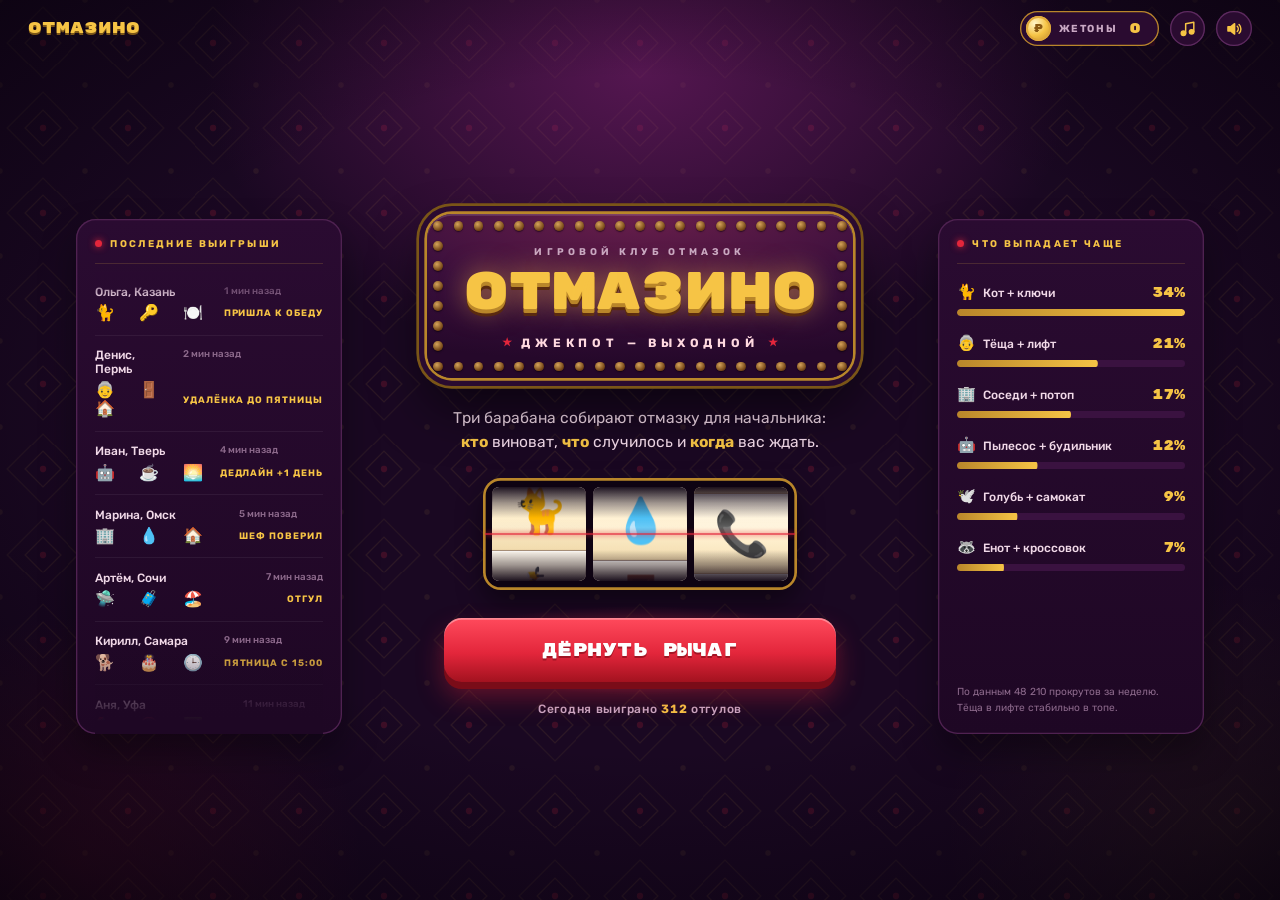
<file: index.html>
<!doctype html>
<html lang="ru">
<head>
<meta charset="utf-8">
<meta name="viewport" content="width=device-width, initial-scale=1, viewport-fit=cover">
<meta name="theme-color" content="#1A0822">
<title>Отмазино — автомат отмазок для начальника</title>
<link rel="preconnect" href="https://fonts.googleapis.com">
<link rel="preconnect" href="https://fonts.gstatic.com" crossorigin>
<link href="https://fonts.googleapis.com/css2?family=Rubik+Mono+One&family=Rubik:wght@400;500;700;900&display=swap&subset=cyrillic" rel="stylesheet" media="print" onload="this.media='all'">
<link rel="icon" href="data:image/svg+xml,%3Csvg xmlns=%27http://www.w3.org/2000/svg%27 viewBox=%270 0 32 32%27%3E%3Ccircle cx=%2716%27 cy=%2716%27 r=%2715%27 fill=%27%23F6C445%27 stroke=%27%23B9862A%27 stroke-width=%272%27/%3E%3Ctext x=%2716%27 y=%2722%27 font-size=%2716%27 font-family=%27Arial%27 font-weight=%27700%27 text-anchor=%27middle%27 fill=%27%237A5517%27%3E₽%3C/text%3E%3C/svg%3E">
<link rel="stylesheet" href="css/style.css">
</head>
<body>
<div class="bg" aria-hidden="true"></div>

<div class="shaker" id="shaker">
  <header class="nav">
    <button class="nav-logo" data-go="home" aria-label="На главную">ОТМАЗИНО</button>
    <div class="nav-right">
      <div class="tok-pill"><span class="coin-ico" aria-hidden="true">₽</span><span class="tok-label">ЖЕТОНЫ</span> <b id="navTok">0</b></div>
      <button class="snd" id="mus" aria-pressed="true" aria-label="Музыка">
        <svg class="on" viewBox="0 0 24 24" fill="none" stroke="currentColor" stroke-width="2" stroke-linecap="round" stroke-linejoin="round"><path d="M9 18V5l11-2v13"/><circle cx="6" cy="18" r="3" fill="currentColor"/><circle cx="17" cy="16" r="3" fill="currentColor"/></svg>
        <svg class="off" viewBox="0 0 24 24" fill="none" stroke="currentColor" stroke-width="2" stroke-linecap="round" stroke-linejoin="round"><path d="M9 18V5l11-2v13"/><circle cx="6" cy="18" r="3" fill="currentColor"/><circle cx="17" cy="16" r="3" fill="currentColor"/><path d="M3 3l18 18"/></svg>
      </button>
      <button class="snd" id="snd" aria-pressed="true" aria-label="Звук">
        <svg class="on" viewBox="0 0 24 24" fill="none" stroke="currentColor" stroke-width="2" stroke-linecap="round" stroke-linejoin="round"><path d="M4 9v6h4l5 4V5L8 9H4z" fill="currentColor"/><path d="M16.5 8.5a5 5 0 0 1 0 7M19 6a8.5 8.5 0 0 1 0 12"/></svg>
        <svg class="off" viewBox="0 0 24 24" fill="none" stroke="currentColor" stroke-width="2" stroke-linecap="round" stroke-linejoin="round"><path d="M4 9v6h4l5 4V5L8 9H4z" fill="currentColor"/><path d="M17 9l5 6M22 9l-5 6"/></svg>
      </button>
    </div>
  </header>

  <main class="stage">

    <!-- ============ 1. ГЛАВНАЯ ============ -->
    <section class="screen home" data-screen="home">
      <aside class="side side-l rise" style="--i:3">
        <h3 class="side-h">Последние выигрыши</h3>
        <div class="ticker"><ul id="winFeed"></ul></div>
      </aside>
      <aside class="side side-r rise" style="--i:4">
        <h3 class="side-h">Что выпадает чаще</h3>
        <ul class="odds" id="odds"></ul>
        <p class="side-note">По данным 48&nbsp;210 прокрутов за&nbsp;неделю. Тёща в&nbsp;лифте стабильно в&nbsp;топе.</p>
      </aside>

      <div class="col home-col">
        <div class="rise" style="--i:0">
          <div class="marquee">
            <div class="bulbs" data-bulbs="2.3"></div>
            <div class="eyebrow">игровой клуб отмазок</div>
            <h1 class="logo" aria-label="Отмазино"><span>ОТМ</span><span class="fl">А</span><span>ЗИНО</span></h1>
            <div class="tagline">Джекпот — выходной</div>
          </div>
        </div>
        <p class="pitch rise" style="--i:1">Три барабана собирают отмазку для начальника: <b>кто</b> виноват, <b>что</b> случилось и&nbsp;<b>когда</b> вас ждать.</p>
        <div class="rise" style="--i:2">
          <div class="mini">
            <div class="reel"></div><div class="reel"></div><div class="reel"></div>
            <div class="mini-line"></div>
          </div>
        </div>
        <div class="rise" style="--i:3"><button class="cta" id="ctaPull">Дёрнуть рычаг</button></div>
        <div class="won rise" style="--i:4">Сегодня выиграно <b id="wonCount">312</b> отгулов</div>
      </div>
      <div class="m-ticker rise" style="--i:5" aria-hidden="true"><span class="m-live">Выигрыши</span><div class="m-viewport"><div class="m-track" id="mTicker"></div></div></div>
    </section>

    <!-- ============ 2. ОПЛАТА ============ -->
    <section class="screen pay" data-screen="pay">
      <div class="col pay-col">
        <h2 class="h2 rise" style="--i:0">Купите жетоны</h2>
        <p class="sub rise" style="--i:1">Один жетон — один прокрут. Сдача выдаётся отгулами.</p>
        <div class="packs rise" style="--i:2">
          <button class="pack" data-n="1" data-price="49"><b>1 жетон</b><small>Разовое опоздание</small><span class="price">49&nbsp;₽</span></button>
          <button class="pack" data-n="5" data-price="149"><i class="hit">ХИТ</i><b>5 жетонов</b><small>Неделя прикрыта</small><span class="price">149&nbsp;₽</span></button>
          <button class="pack" data-n="99" data-price="499"><b>Безлимит</b><small>До пенсии</small><span class="price">499&nbsp;₽</span></button>
        </div>
        <div class="terminal rise" style="--i:3">
          <div class="card" aria-label="Тестовая карта">
            <div class="card-top"><span class="card-brand">ОТМАЗИНО CLUB</span><span class="chip"></span></div>
            <div class="card-num" id="cardNum"></div>
            <div class="card-row">
              <div class="grow"><small>Держатель</small><span id="cardName"></span></div>
              <div><small>Срок</small><span id="cardExp"></span></div>
              <div><small>CVC</small><span id="cardCvc"></span></div>
            </div>
          </div>
          <div class="acceptor">
            <div class="plate">
              <div class="coin-drop" id="coinDrop"></div>
              <div class="slit"></div>
              <small>Приём монет</small>
            </div>
            <div class="odo"><small>Жетоны</small><div class="odo-digits" id="odo"></div></div>
          </div>
        </div>
        <div class="rise" style="--i:4"><button class="cta pay-btn" id="payBtn">Оплатить 149 ₽</button></div>
        <p class="fine rise" style="--i:5">Демо-режим · карта тестовая · деньги не&nbsp;списываются</p>
      </div>
    </section>

    <!-- ============ 3. ГЕНЕРАТОР ============ -->
    <section class="screen game" data-screen="game">
      <aside class="side side-l rise" style="--i:3">
        <h3 class="side-h">Таблица выплат</h3>
        <ul class="pt" id="paytable"></ul>
        <p class="side-note">Выплаты производятся отгулами. Начальник вправе не&nbsp;поверить.</p>
      </aside>
      <aside class="side side-r rise" style="--i:4">
        <h3 class="side-h">Ваши выигрыши</h3>
        <ul class="hist" id="hist"><li class="hist-empty">Пока пусто. Тяните рычаг, и&nbsp;первая отмазка появится здесь.</li></ul>
      </aside>

      <div class="col game-col">
        <div class="sits rise" style="--i:0" id="sits" role="tablist" aria-label="Ситуация"></div>
        <div class="rise" style="--i:1">
          <div class="machine" id="machine">
            <div class="topper" id="topper">
              <div class="bulbs" data-bulbs="2.1"></div>
              <div class="t-text"><span class="t-logo">ОТМАЗИНО</span><span class="t-jack">ДЖЕКПОТ!</span></div>
            </div>
            <div class="cab">
              <div class="labels"><span>Кто</span><span>Что случилось</span><span>Итог</span></div>
              <div class="bezel">
                <div class="window" id="window">
                  <div class="reel"></div><div class="reel"></div><div class="reel"></div>
                  <div class="glass"></div>
                  <div class="payline"></div>
                </div>
              </div>
              <div class="front">
                <div class="led" id="ledBox"><small>ЖЕТОНЫ</small><b id="led">00</b></div>
                <div class="hint" id="hint">Тяните рычаг</div>
                <button class="spin-btn" id="spinBtn">Крутить</button>
              </div>
            </div>
            <div class="base"><div class="ticket-slit"></div></div>
            <div class="lever" id="lever">
              <div class="lever-hub"></div>
              <div class="lever-rod"></div>
              <div class="lever-pivot"></div>
              <div class="lever-knob" role="button" aria-label="Потянуть рычаг"></div>
              <div class="lever-hint" id="leverHint">ТЯНИ<i>↓</i></div>
            </div>
          </div>
          <div class="ticket-zone">
            <article class="ticket" id="ticket">
              <div class="t-head"><span id="tSit">Опоздание</span><span id="tNo">№ 004217</span></div>
              <div class="t-combo" id="tCombo"></div>
              <p class="t-body" id="tText"></p>
              <div class="t-foot"><span>Правдоподобие <b id="tProb">97%</b></span><span id="tValid">Действует до 18:00</span></div>
            </article>
          </div>
        </div>
        <div class="actions" id="actions">
          <button class="btn-ghost" id="againBtn">Крутить ещё</button>
          <button class="cta small" id="sendBtn">Отправить начальнику</button>
        </div>
      </div>
    </section>

    <!-- ============ 4. МЕССЕНДЖЕР ============ -->
    <section class="screen chat" data-screen="chat">
      <div class="col chat-col">
        <div class="phone rise" style="--i:0">
          <div class="phone-in">
            <div class="island"></div>
            <div class="sbar"><span>9:41</span><span class="sb-ic"><i></i><i></i><i></i><b></b></span></div>
            <div class="chead">
              <span class="back">‹</span>
              <div class="ava">ИС</div>
              <div class="who"><b>Игорь Сергеевич</b><small id="bossStatus">был недавно</small></div>
            </div>
            <div class="cbody" id="chatBody"></div>
            <div class="verdict" id="verdict" aria-live="polite"></div>
            <div class="cinput">
              <div class="field" id="chatField"></div>
              <span class="csend" id="chatSend"><svg viewBox="0 0 24 24" fill="#fff"><path d="M3.4 20.4 21 12 3.4 3.6 3.4 10l12.6 2-12.6 2z"/></svg></span>
            </div>
          </div>
        </div>
      </div>
      <div class="chat-side" id="chatSide">
        <button class="btn-ghost" id="chatAgain">Ещё отмазку</button>
        <button class="link" data-go="home">На главную</button>
      </div>
    </section>

  </main>
</div>

<div class="rain" id="rain" aria-hidden="true"></div>
<div class="burst" id="burst" aria-hidden="true">ДЖЕКПОТ!</div>

<script src="js/data.js"></script>
<script src="js/audio.js"></script>
<script src="js/engine.js"></script>
<script src="js/app.js"></script>
</body>
</html>
</file>
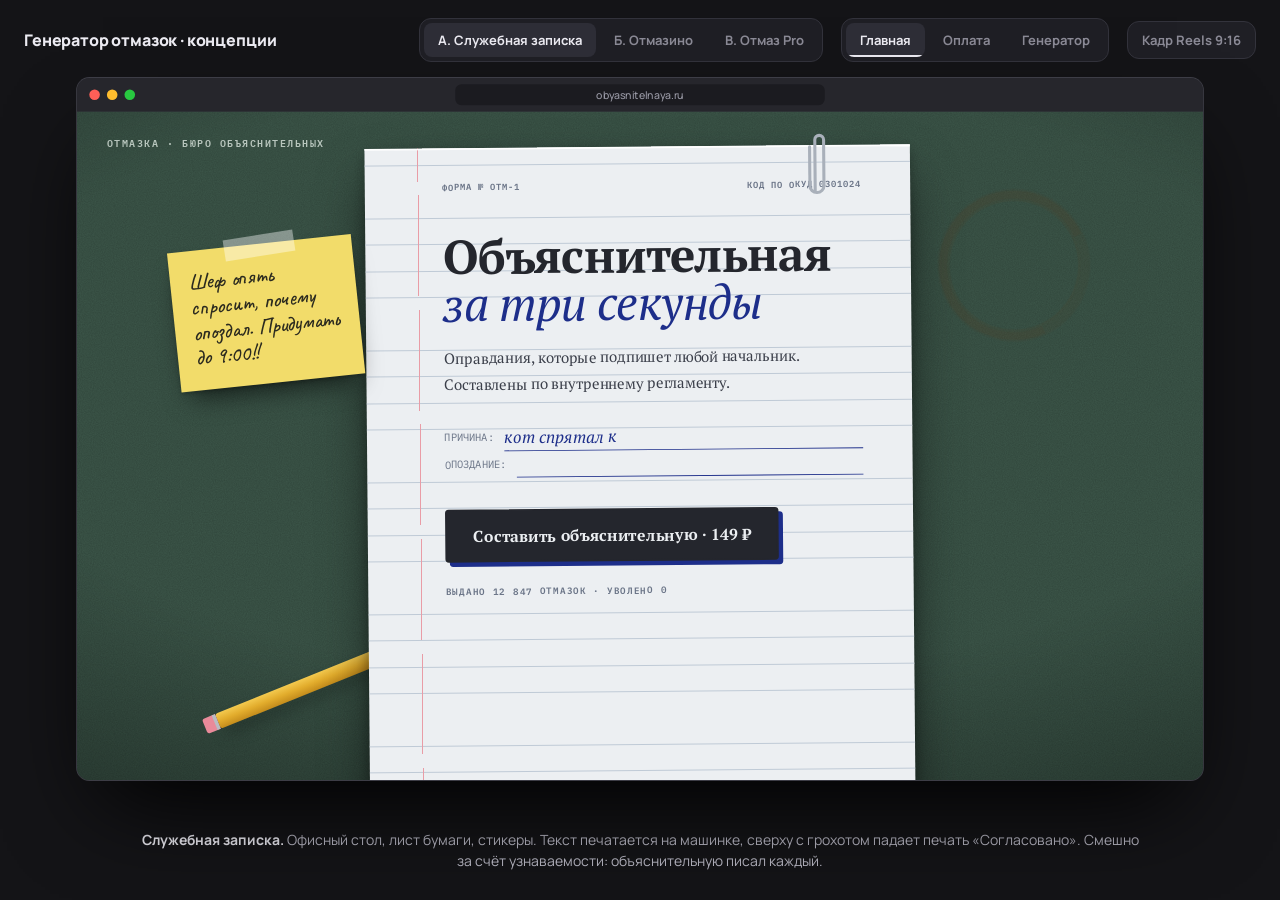
<file: docs/concepts.html>
<!doctype html>
<html lang="ru">
<head>
<meta charset="utf-8">
<meta name="viewport" content="width=device-width, initial-scale=1">
<title>Отмазки — концепции</title>
<link rel="preconnect" href="https://fonts.googleapis.com">
<link rel="preconnect" href="https://fonts.gstatic.com" crossorigin>
<link href="https://fonts.googleapis.com/css2?family=IBM+Plex+Mono:wght@400;600&family=PT+Serif:ital,wght@0,400;0,700;1,400&family=Russo+One&family=Caveat:wght@500;700&family=Rubik+Mono+One&family=Rubik:wght@400;500;700;900&family=Manrope:wght@400;500;600;700;800&family=JetBrains+Mono:wght@400;600&display=swap" rel="stylesheet">
<style>
:root{--board:#141417;--board-2:#1f1f25;--line:#33333c;--board-ink:#ECEBF2;--board-dim:#8B8A96}
*{box-sizing:border-box;margin:0;padding:0}
html,body{background:var(--board);color:var(--board-ink);font-family:Manrope,system-ui,sans-serif}
body{min-height:100vh;padding:18px 24px 28px;display:flex;flex-direction:column;gap:16px}
button{font:inherit;cursor:pointer}

/* ---------- board chrome ---------- */
.bar{display:flex;align-items:center;gap:18px;flex-wrap:wrap}
.bar h1{font-size:16px;font-weight:800;letter-spacing:-.01em;margin-right:auto}
.seg{display:flex;gap:4px;padding:4px;border-radius:12px;background:var(--board-2);border:1px solid var(--line)}
.seg button{position:relative;overflow:hidden;border:0;background:transparent;color:var(--board-dim);font-weight:700;font-size:13px;padding:8px 14px;border-radius:8px}
.seg button.on{background:#2e2e37;color:var(--board-ink)}
.seg button:focus-visible,.crop-btn:focus-visible{outline:2px solid #fff;outline-offset:2px}
.screens button::after{content:'';position:absolute;left:0;bottom:0;height:2px;width:0;background:var(--board-ink)}
.screens button.on::after{animation:prog var(--d) linear forwards}
.paused .screens button.on::after{animation:none;width:100%}
@keyframes prog{to{width:100%}}
.crop-btn{border:1px solid var(--line);background:var(--board-2);color:var(--board-dim);font-weight:700;font-size:13px;padding:9px 14px;border-radius:12px}
.crop-btn[aria-pressed=true]{color:#fff;border-color:#777}
.stage{flex:1;display:flex;justify-content:center;align-items:flex-start;min-height:0}
.scaler{transform-origin:top center}
.browser{width:1280px;border-radius:14px;overflow:hidden;background:#2b2b31;box-shadow:0 0 0 1px #3d3d46,0 50px 100px -30px #000}
.chrome{height:38px;display:flex;align-items:center;gap:8px;padding:0 14px;background:#26262c}
.chrome i{width:12px;height:12px;border-radius:50%;background:#45454e}
.chrome i:nth-child(1){background:#ff5f57}.chrome i:nth-child(2){background:#febc2e}.chrome i:nth-child(3){background:#28c840}
.url{margin:0 auto;transform:translateX(-30px);width:420px;height:24px;border-radius:7px;background:#1b1b20;color:#9a9aa6;font:500 12px Manrope;display:grid;place-items:center}
.viewport{position:relative;width:1280px;height:760px;overflow:hidden}
.site{position:absolute;inset:0;display:none;isolation:isolate}
.site.active{display:block}
.view{position:absolute;inset:0;opacity:0;visibility:hidden;transition:opacity .5s ease,visibility 0s .5s}
.view.on{opacity:1;visibility:visible;transition:opacity .5s ease}
.crop{position:absolute;inset:0;pointer-events:none;z-index:100;display:none}
.crop div{position:absolute;top:0;bottom:0;left:50%;width:428px;margin-left:-214px;box-shadow:0 0 0 2000px #000a;outline:2px dashed #fff8}
.crop span{position:absolute;top:10px;left:50%;transform:translateX(-50%);font:700 11px 'JetBrains Mono',monospace;color:#fff;background:#000a;padding:4px 8px;border-radius:6px;letter-spacing:.06em}
.show-crop .crop{display:block}
.note{max-width:1000px;margin:0 auto;text-align:center;color:#B9B8C4;font-size:14px;line-height:1.55}
.note b{color:var(--board-ink)}
.shake{animation:shake .38s cubic-bezier(.36,.07,.19,.97)}
@keyframes shake{10%,90%{transform:translate(-1px,1px)}20%,80%{transform:translate(4px,-2px)}30%,50%,70%{transform:translate(-7px,3px) rotate(-.25deg)}40%,60%{transform:translate(7px,-2px) rotate(.25deg)}}
@keyframes blink{50%{opacity:0}}

/* ======================= A. СЛУЖЕБНАЯ ЗАПИСКА ======================= */
.memo{--desk:#3C5649;--paper:#ECEFF2;--ink:#1D2E8A;--stamp:#D3263A;--rule:#BFCAD6;--graph:#24262D;--note:#F2DC6A;
  background:radial-gradient(120% 90% at 50% 40%,transparent 50%,#0007),url("data:image/svg+xml,%3Csvg xmlns='http://www.w3.org/2000/svg' width='200' height='200'%3E%3Cfilter id='n'%3E%3CfeTurbulence type='fractalNoise' baseFrequency='.8' numOctaves='3'/%3E%3CfeColorMatrix values='0 0 0 0 0 0 0 0 0 0 0 0 0 0 0 0 0 0 .18 0'/%3E%3C/filter%3E%3Crect width='200' height='200' filter='url(%23n)'/%3E%3C/svg%3E"),var(--desk);
  color:var(--graph);font-family:'PT Serif',serif}
.m-brand{position:absolute;top:26px;left:34px;font:600 11px 'IBM Plex Mono',monospace;letter-spacing:.14em;color:#d9e4dc;opacity:.8}
.m-sheet{position:absolute;left:50%;top:40px;bottom:-30px;width:620px;margin-left:-310px;transform:rotate(-.5deg);z-index:2;padding:34px 56px 0 88px;
  background:linear-gradient(90deg,transparent 60px,#E99CA6 60px 61px,transparent 61px),repeating-linear-gradient(transparent 0 29px,var(--rule) 29px 30px) 0 20px,var(--paper);
  box-shadow:0 2px 0 #fff inset,0 30px 60px -10px #000a,0 6px 14px #0004}
.m-meta{font:600 10px 'IBM Plex Mono',monospace;letter-spacing:.08em;color:#6A7487;display:flex;justify-content:space-between}
.m-h{font-weight:700;font-size:54px;line-height:1;margin:44px 0 20px;letter-spacing:-.015em}
.m-h em{display:block;font-style:italic;font-weight:400;color:var(--ink)}
.m-p{font-size:17px;line-height:30px;color:#3B3F4A;max-width:420px}
.m-line{display:flex;gap:12px;font:400 12px/30px 'IBM Plex Mono',monospace;color:#6A7487;margin-top:0}
.m-line i{font:italic 19px/30px 'PT Serif',serif;color:var(--ink);flex:1;white-space:nowrap;overflow:hidden;border-bottom:1px solid var(--ink)}
.m-lines{margin-top:30px}
.m-btn{margin-top:36px;height:60px;padding:0 30px;border:2px solid var(--graph);background:var(--graph);color:var(--paper);font:700 18px 'PT Serif',serif;border-radius:4px;box-shadow:5px 5px 0 var(--ink);transition:transform .1s,box-shadow .1s}
.m-btn.press{transform:translate(5px,5px);box-shadow:0 0 0 var(--ink)}
.m-foot{margin-top:22px;font:600 10.5px 'IBM Plex Mono',monospace;color:#6A7487;letter-spacing:.06em}
.stamp{position:absolute;font-family:'Russo One',sans-serif;color:var(--stamp);border:4px solid var(--stamp);border-radius:10px;padding:8px 16px;text-align:center;line-height:1.05;letter-spacing:.05em;opacity:0;mix-blend-mode:multiply;pointer-events:none;
  -webkit-mask:url("data:image/svg+xml,%3Csvg xmlns='http://www.w3.org/2000/svg' width='160' height='160'%3E%3Cfilter id='n'%3E%3CfeTurbulence type='fractalNoise' baseFrequency='.85' numOctaves='2'/%3E%3CfeColorMatrix values='0 0 0 0 0 0 0 0 0 0 0 0 0 0 0 0 0 0 -2.2 1.6'/%3E%3C/filter%3E%3Crect width='160' height='160' filter='url(%23n)'/%3E%3C/svg%3E");
  mask:url("data:image/svg+xml,%3Csvg xmlns='http://www.w3.org/2000/svg' width='160' height='160'%3E%3Cfilter id='n'%3E%3CfeTurbulence type='fractalNoise' baseFrequency='.85' numOctaves='2'/%3E%3CfeColorMatrix values='0 0 0 0 0 0 0 0 0 0 0 0 0 0 0 0 0 0 -2.2 1.6'/%3E%3C/filter%3E%3Crect width='160' height='160' filter='url(%23n)'/%3E%3C/svg%3E")}
.stamp.round{border-radius:50%;width:150px;height:150px;display:grid;place-items:center;font-size:15px;box-shadow:0 0 0 6px var(--paper) inset,0 0 0 9px var(--stamp) inset}
.stamp.slam{animation:slam .42s cubic-bezier(.2,.9,.3,1.2) forwards}
@keyframes slam{0%{opacity:0;transform:scale(2.8) rotate(var(--r,-12deg))}60%{opacity:.95;transform:scale(.94) rotate(var(--r,-12deg))}100%{opacity:.88;transform:scale(1) rotate(var(--r,-12deg))}}
.m-s1{top:300px;right:46px;--r:-14deg}
.m-clip{position:absolute;top:-18px;right:90px;width:26px;height:80px;z-index:3}
.m-clip path{fill:none;stroke:#A9B0BA;stroke-width:3.5;stroke-linecap:round}
.m-sticky{position:absolute;width:210px;padding:22px 20px;background:var(--note);font:500 25px/1.15 Caveat,cursive;color:#2b2a1f;box-shadow:0 18px 30px -12px #000a,0 2px 4px #0003;z-index:3}
.m-sticky::before{content:'';position:absolute;top:-10px;left:50%;width:80px;height:24px;margin-left:-40px;background:#ffffff66;transform:rotate(-3deg)}
.m-sticky.a{left:110px;top:150px;transform:rotate(-6deg)}
.m-sticky.b{right:120px;top:420px;transform:rotate(5deg);background:#F7B9C4}
.m-cup{position:absolute;right:130px;top:90px;width:170px;height:170px;border-radius:50%;border:9px solid #5a3a1c33;box-shadow:inset 0 0 0 3px #5a3a1c1f,0 0 0 2px #5a3a1c14;filter:blur(.6px);transform:rotate(20deg);border-right-color:#5a3a1c18}
.m-pencil{position:absolute;left:150px;bottom:110px;width:280px;height:18px;transform:rotate(-22deg);border-radius:3px;background:linear-gradient(#f3c94f,#e2ac2c 50%,#c48c1c);box-shadow:0 12px 18px -6px #0008}
.m-pencil::before{content:'';position:absolute;right:-34px;top:0;border-left:34px solid #e8c9a0;border-top:9px solid transparent;border-bottom:9px solid transparent}
.m-pencil::after{content:'';position:absolute;left:-16px;top:0;width:16px;height:18px;background:#e98a9a;border-radius:3px 0 0 3px;box-shadow:inset -4px 0 0 #b9bcc2}
/* memo payment */
.m-h2{font:700 36px 'PT Serif',serif;margin:44px 0 8px}
.m-fields{display:grid;grid-template-columns:1fr 1fr;gap:4px 28px;margin-top:24px}
.m-f{font:400 11px/30px 'IBM Plex Mono',monospace;color:#6A7487}
.m-f div{font:600 16px/30px 'IBM Plex Mono',monospace;color:var(--graph);border-bottom:1px dashed #8d99a8}
.m-f.wide{grid-column:1/-1}
.m-receipt{position:absolute;left:calc(50% + 330px);top:170px;width:270px;z-index:1;transform:translateX(-300px) rotate(0);transition:transform 1.1s cubic-bezier(.3,1,.3,1)}
.m-receipt.out{transform:translateX(0) rotate(5deg);z-index:4}
.m-receipt-in{background:#FBFBF8;padding:20px 18px 26px;font:400 12px/1.8 'IBM Plex Mono',monospace;color:#333;box-shadow:0 20px 30px -10px #0009;
  -webkit-mask:linear-gradient(#000 0 0) top/100% calc(100% - 7px) no-repeat,radial-gradient(circle 5px at 50% 100%,transparent 5px,#000 5.5px) bottom/12px 7px repeat-x;
  mask:linear-gradient(#000 0 0) top/100% calc(100% - 7px) no-repeat,radial-gradient(circle 5px at 50% 100%,transparent 5px,#000 5.5px) bottom/12px 7px repeat-x}
.m-receipt-in b{display:flex;justify-content:space-between}
.m-receipt .stamp{top:110px;left:40px;font-size:19px;--r:-16deg}
/* memo generator */
.m-to{font-size:15px;line-height:22px;text-align:right;margin-top:26px}
.m-title{text-align:center;font:700 22px 'PT Serif',serif;letter-spacing:.3em;margin:28px 0 14px}
.m-type{font:400 17px/30px 'IBM Plex Mono',monospace;color:var(--ink);min-height:210px}
.car{display:inline-block;width:9px;height:18px;background:var(--ink);vertical-align:-3px;animation:blink .7s steps(1) infinite}
.m-sign{display:flex;justify-content:space-between;align-items:end;font:400 13px 'IBM Plex Mono',monospace;color:#6A7487;margin-top:14px}
.m-sign svg{width:120px;height:46px}
.m-sign path{stroke:var(--ink);stroke-width:1.8;fill:none;stroke-dasharray:300;stroke-dashoffset:300}
.m-sign.draw path{transition:stroke-dashoffset .9s ease-in-out;stroke-dashoffset:0}
.m-s3{top:436px;left:250px;font-size:30px;padding:10px 22px;--r:-8deg}
.m-again{margin-top:64px;height:52px;padding:0 26px;border:2px solid var(--graph);background:transparent;color:var(--graph);font:700 16px 'PT Serif',serif;border-radius:4px;opacity:0;transform:translateY(8px);transition:.4s}
.m-again.in{opacity:1;transform:none}
.m-cards{position:absolute;left:70px;top:110px;width:250px;display:flex;flex-direction:column;gap:18px;z-index:3}
.m-card{background:#F7F5EE;padding:16px 18px;box-shadow:0 14px 24px -10px #0009;font:600 10px 'IBM Plex Mono',monospace;letter-spacing:.1em;color:#6A7487;
  background-image:linear-gradient(transparent 30px,#E99CA6 30px 31px,transparent 31px)}
.m-card:nth-child(1){transform:rotate(-2deg)}.m-card:nth-child(2){transform:rotate(1.5deg)}
.m-card ul{list-style:none;margin-top:16px;font:400 18px/1.6 'PT Serif',serif;letter-spacing:0;color:var(--graph)}
.m-card li.sel{position:relative;color:var(--ink)}
.m-card li.sel::after{content:'';position:absolute;left:-8px;top:2px;width:118px;height:28px;border:2px solid var(--ink);border-radius:50%;transform:rotate(-3deg)}
.m-dots{margin-top:14px;font-size:22px;letter-spacing:.2em;color:var(--ink)}

/* ======================= B. ОТМАЗИНО ======================= */
.slot{--plum:#1A0822;--gold:#F6C445;--gold-2:#B9862A;--cherry:#E3263B;--cream:#FFF0CF;--mute:#c9a9c4;
  background:radial-gradient(80% 70% at 50% 10%,#4f1554,var(--plum) 70%);color:var(--cream);font-family:Rubik,sans-serif}
.slot::before{content:'';position:absolute;inset:0;background:repeating-linear-gradient(90deg,#ffffff05 0 2px,transparent 2px 60px);pointer-events:none}
.s-nav{position:absolute;top:0;left:0;right:0;height:64px;display:flex;align-items:center;justify-content:space-between;padding:0 36px;z-index:5}
.s-nav b{font:400 18px 'Rubik Mono One';color:var(--gold)}
.s-tok{font:700 12px Rubik;letter-spacing:.12em;padding:9px 14px;border-radius:99px;background:#2a0b30;box-shadow:0 0 0 1.5px var(--gold-2) inset}
.s-tok em{font-style:normal;color:var(--gold)}
.s-center{position:absolute;left:50%;top:84px;width:640px;margin-left:-320px;display:flex;flex-direction:column;align-items:center}
.s-sign{position:relative;padding:26px 30px 22px;border-radius:22px;background:linear-gradient(#5a1a3f,#2b0a2f);box-shadow:0 0 0 3px var(--gold-2),0 20px 50px #000a;width:100%;text-align:center}
.s-sign::before,.s-sign::after{content:'';position:absolute;inset:-12px;border-radius:30px;padding:10px;-webkit-mask:linear-gradient(#000 0 0) content-box,linear-gradient(#000 0 0);-webkit-mask-composite:xor;mask-composite:exclude}
.s-sign::before{background:radial-gradient(circle,#6b4a1d 0 3.2px,transparent 4px) 0 0/16px 16px}
.s-sign::after{background:radial-gradient(circle,#FFF4C2 0 3px,#ffcf5a88 3.8px,transparent 5.5px) 0 0/32px 16px;animation:chase .5s steps(2) infinite}
@keyframes chase{to{background-position:32px 0}}
.s-logo{font:400 68px 'Rubik Mono One';letter-spacing:-.02em;line-height:1;color:var(--gold);text-shadow:0 4px 0 var(--gold-2),0 0 30px #ffb84d88;animation:flick 4s infinite}
@keyframes flick{0%,18%,22%,60%,100%{opacity:1}20%,61%{opacity:.45}}
.s-sub{font:700 13px Rubik;letter-spacing:.4em;color:#ffd9e0;margin-top:10px}
.s-p{font-size:18px;line-height:1.5;text-align:center;color:#f1d9e8;margin:30px 0 0;max-width:520px}
.s-p b{color:var(--gold)}
.s-mini{display:flex;gap:10px;margin-top:28px;padding:12px;border-radius:18px;background:#0e0312;box-shadow:0 0 0 3px var(--gold-2) inset}
.s-mini div{width:110px;height:110px;border-radius:12px;background:linear-gradient(#fff,#ffeccc 45%,#e9cf9c);display:grid;place-items:center;font-size:52px;box-shadow:inset 0 8px 12px #0005,inset 0 -8px 12px #0004;animation:wob 1.6s ease-in-out infinite}
.s-mini div:nth-child(2){animation-delay:.2s}.s-mini div:nth-child(3){animation-delay:.4s}
@keyframes wob{50%{transform:translateY(-4px)}}
.s-btn{margin-top:32px;width:440px;height:70px;border:0;border-radius:20px;background:linear-gradient(#ff4a5c,var(--cherry) 55%,#a3121f);color:#fff;font:400 20px 'Rubik Mono One';box-shadow:0 7px 0 #7a0c18,0 14px 30px #e3263b66;animation:pulse 1.4s ease-in-out infinite}
@keyframes pulse{50%{box-shadow:0 7px 0 #7a0c18,0 14px 46px #ff3b55aa}}
.s-win{font:500 13px Rubik;color:var(--mute);margin-top:18px;letter-spacing:.04em}
.s-side{position:absolute;top:120px;width:230px;height:500px;padding:18px;border-radius:18px;background:#22092a;box-shadow:0 0 0 1.5px #4f2251 inset;overflow:hidden}
.s-side.l{left:44px}.s-side.r{right:44px}
.s-side h4{font:700 11px Rubik;letter-spacing:.2em;color:var(--gold);margin-bottom:14px}
.s-feed{height:430px;overflow:hidden;-webkit-mask:linear-gradient(#000 80%,transparent);mask:linear-gradient(#000 80%,transparent)}
.s-feed ul{list-style:none;animation:feed 14s linear infinite}
.s-side.r .s-feed ul{animation-duration:18s}
.s-feed li{padding:11px 0;border-bottom:1px solid #ffffff10;font-size:13px;line-height:1.35;color:#f1d9e8}
.s-feed li small{display:block;color:var(--gold);font-weight:700;font-size:11px;letter-spacing:.06em;margin-top:2px}
@keyframes feed{to{transform:translateY(-50%)}}
/* slot payment */
.s-h2{font:400 40px 'Rubik Mono One';color:var(--gold);text-shadow:0 3px 0 var(--gold-2);text-align:center}
.s-h2+p{color:var(--mute);margin-top:10px;font-size:16px}
.s-packs{display:flex;gap:18px;margin-top:36px}
.s-pack{position:relative;width:200px;padding:24px 20px;border-radius:20px;background:#2a0b30;box-shadow:0 0 0 1.5px #5d2a5f inset;text-align:center;transition:transform .2s}
.s-pack b{display:block;font-size:20px}
.s-pack small{display:block;font-size:12.5px;color:var(--mute);margin:6px 0 16px}
.s-pack span{font:400 22px 'Rubik Mono One';color:var(--gold)}
.s-pack.hot{background:#3d1240;box-shadow:0 0 0 2.5px var(--gold) inset,0 0 40px #f6c44533;transform:translateY(-8px)}
.s-pack.hot::before{content:'ХИТ';position:absolute;top:-12px;left:50%;transform:translateX(-50%) rotate(-4deg);background:var(--cherry);font:900 11px Rubik;padding:4px 10px;border-radius:8px;letter-spacing:.1em}
.s-pack.hot.press{transform:translateY(-8px) scale(.96)}
.s-coinzone{position:relative;width:200px;height:170px;margin-top:20px}
.s-coinslot{position:absolute;left:50%;bottom:24px;transform:translateX(-50%);width:96px;height:16px;border-radius:8px;background:#000;box-shadow:0 0 0 4px var(--gold-2),0 0 0 8px #2a0b30}
.s-coin{position:absolute;left:50%;top:0;width:70px;height:70px;margin-left:-35px;border-radius:50%;background:radial-gradient(circle at 35% 30%,#fff6c9,var(--gold) 45%,var(--gold-2));box-shadow:inset 0 0 0 5px #e0a93a,0 8px 18px #0007;display:grid;place-items:center;font:400 24px 'Rubik Mono One';color:#8a5a12;opacity:0}
.s-coin.drop{animation:coin 1.3s cubic-bezier(.5,0,.6,1) forwards}
@keyframes coin{0%{opacity:1;transform:translateY(-10px) rotateY(0)}55%{transform:translateY(70px) rotateY(540deg)}75%{opacity:1;transform:translateY(80px) rotateY(630deg) scaleX(.2)}100%{opacity:0;transform:translateY(98px) rotateY(720deg) scaleX(.05)}}
.s-count{font:400 20px 'Rubik Mono One';text-align:center}
.s-count b{color:var(--gold);display:inline-block}
.s-count b.pop{animation:pop .4s}
@keyframes pop{50%{transform:scale(1.6);color:#fff}}
/* slot generator */
.s-machine{position:relative;width:600px;padding:18px 16px;border-radius:26px;background:linear-gradient(#6a1d48,#320c36);box-shadow:0 0 0 3px var(--gold-2),inset 0 2px 0 #ffffff22,0 30px 60px #000a}
.s-cols{display:flex;font:700 11px Rubik;letter-spacing:.3em;color:var(--gold);margin-bottom:10px}
.s-cols span{flex:1;text-align:center}
.s-reels{display:flex;gap:8px;padding:8px;border-radius:16px;background:#0e0312}
.s-reel{flex:1;height:204px;overflow:hidden;border-radius:10px;background:linear-gradient(#fff,#fff3dc 50%,#fff);-webkit-mask:linear-gradient(transparent,#000 24%,#000 76%,transparent);mask:linear-gradient(transparent,#000 24%,#000 76%,transparent)}
.s-strip{will-change:transform}
.s-strip.blur{filter:blur(3px)}
.s-cell{height:68px;display:flex;flex-direction:column;align-items:center;justify-content:center;color:#3a1030;font:700 13px Rubik;line-height:1.15;text-align:center}
.s-cell em{font-style:normal;font-size:32px;line-height:1.1}
.s-payline{position:absolute;left:18px;right:18px;top:50%;height:3px;margin-top:12px;background:var(--cherry);box-shadow:0 0 10px var(--cherry);opacity:.8;pointer-events:none}
.s-lever{position:absolute;right:-30px;top:50px;width:14px;height:110px;border-radius:7px;background:linear-gradient(90deg,#999,#eee,#888);transform-origin:50% 100%;transition:transform .25s ease-in}
.s-lever::before{content:'';position:absolute;top:-22px;left:-11px;width:36px;height:36px;border-radius:50%;background:radial-gradient(circle at 35% 30%,#ff8a96,var(--cherry) 55%,#8c0d1a)}
.s-lever.pull{transform:scaleY(-.6)}
.s-jack{margin-top:22px;font:400 46px 'Rubik Mono One';color:var(--gold);text-shadow:0 0 24px #ffc84d,0 4px 0 var(--gold-2);opacity:0;transform:scale(.4)}
.s-jack.in{animation:jack .7s cubic-bezier(.2,1.6,.4,1) forwards,flick 1s .7s infinite}
@keyframes jack{to{opacity:1;transform:scale(1)}}
.s-result{margin-top:16px;width:560px;padding:18px 22px;border-radius:18px;background:var(--cream);color:#2a0b30;font:500 18px/1.45 Rubik;text-align:center;opacity:0;transform:translateY(14px);transition:.5s cubic-bezier(.2,1,.3,1)}
.s-result.in{opacity:1;transform:none}
.s-rain{position:absolute;inset:0;pointer-events:none;overflow:hidden;z-index:20}
.s-rain i{position:absolute;top:-40px;width:28px;height:28px;border-radius:50%;background:radial-gradient(circle at 35% 30%,#fff6c9,var(--gold) 50%,var(--gold-2));box-shadow:inset 0 0 0 3px #e0a93a;animation:fall linear forwards}
@keyframes fall{to{transform:translateY(820px) rotateX(900deg)}}

/* ======================= C. ОТМАЗ PRO ======================= */
.ai{--pearl:#F3F4F8;--ink:#0D0F1A;--iris:#6D5BFF;--rose:#FF7AC6;--sky:#57D8FF;--slate:#8A90A6;--soft:#555b72;background:var(--pearl);color:var(--ink);font-family:Manrope,sans-serif}
.a-nav{position:absolute;top:0;left:0;right:0;height:70px;display:flex;align-items:center;padding:0 40px;gap:36px;z-index:5}
.a-logo{font-weight:800;font-size:19px;letter-spacing:-.03em}
.a-links{display:flex;gap:28px;font-size:14px;font-weight:600;color:var(--soft);margin-right:auto}
.a-pill{font:600 11px 'JetBrains Mono',monospace;padding:7px 11px;border-radius:99px;background:#fff;box-shadow:0 0 0 1px #0d0f1a14,0 2px 6px #0d0f1a0d;color:#444a60}
.a-pill::before{content:'';display:inline-block;width:7px;height:7px;border-radius:50%;background:#2fd17b;margin-right:7px;box-shadow:0 0 6px #2fd17b}
.a-login{border:0;background:var(--ink);color:#fff;font-weight:700;font-size:14px;padding:10px 18px;border-radius:12px}
.a-orbwrap{position:absolute;left:50%;top:84px;width:300px;height:280px;margin-left:-150px;display:grid;place-items:center}
.a-orb{width:230px;height:230px;border-radius:50%;position:relative;overflow:hidden;box-shadow:0 50px 90px -30px #6d5bff99,inset 0 0 40px #fff8;animation:breathe 4s ease-in-out infinite}
.a-orb::before{content:'';position:absolute;inset:-40%;background:conic-gradient(from 0deg,var(--iris),var(--rose),var(--sky),#b7a6ff,var(--iris));filter:blur(26px);animation:spin 6s linear infinite}
.a-orb::after{content:'';position:absolute;inset:0;border-radius:50%;background:radial-gradient(circle at 32% 28%,#ffffffee,#ffffff00 38%),radial-gradient(circle at 70% 80%,#ffffff55,transparent 40%)}
@keyframes spin{to{transform:rotate(360deg)}}
@keyframes breathe{50%{transform:scale(1.05)}}
.a-ring{position:absolute;width:290px;height:290px;border-radius:50%;border:1px solid #6d5bff2a;animation:ring 3s ease-out infinite}
.a-ring+.a-ring{animation-delay:1.5s}
@keyframes ring{from{transform:scale(.8);opacity:1}to{transform:scale(1.3);opacity:0}}
.a-hero{position:absolute;left:50%;top:370px;width:900px;margin-left:-450px;text-align:center}
.a-h{font-weight:800;font-size:62px;line-height:1.02;letter-spacing:-.045em}
.a-h span{background:linear-gradient(90deg,var(--iris),var(--rose));-webkit-background-clip:text;background-clip:text;color:transparent}
.a-p{font-size:18px;line-height:1.5;color:var(--soft);margin:18px auto 0;max-width:560px}
.a-ctas{display:flex;gap:12px;justify-content:center;margin-top:28px}
.a-btn{height:54px;padding:0 26px;border-radius:16px;border:0;background:var(--ink);color:#fff;font:700 16px Manrope;box-shadow:0 12px 26px -10px #0d0f1aaa}
.a-btn::after{content:' →';color:#b7a6ff}
.a-btn.ghost{background:#fff;color:var(--ink);box-shadow:0 0 0 1px #0d0f1a18}
.a-btn.ghost::after{content:''}
.a-trust{position:absolute;left:0;right:0;bottom:26px;display:flex;justify-content:center;gap:40px;font-weight:700;font-size:14px;color:#b0b4c4;letter-spacing:-.01em}
.a-trust span:first-child{font-weight:500;color:var(--slate)}
.a-rise{opacity:0;transform:translateY(16px);filter:blur(8px)}
.on .a-rise{animation:rise .9s cubic-bezier(.2,.8,.2,1) forwards}
@keyframes rise{to{opacity:1;transform:none;filter:blur(0)}}
/* ai payment */
.a-dim{position:absolute;inset:0;background:#0d0f1a00;transition:background .5s,backdrop-filter .5s;z-index:6}
.a-dim.in{background:#0d0f1a59;backdrop-filter:blur(6px)}
.a-modal{position:absolute;left:50%;top:50%;width:440px;margin:-250px 0 0 -220px;border-radius:28px;background:#fff;padding:28px;z-index:7;opacity:0;transform:translateY(40px) scale(.96);transition:.6s cubic-bezier(.2,.9,.2,1);box-shadow:0 40px 80px -20px #0d0f1a66}
.a-modal.in{opacity:1;transform:none}
.a-modal h3{font-size:20px;font-weight:800;letter-spacing:-.02em;margin-bottom:12px}
.a-row{display:flex;justify-content:space-between;font-size:14px;padding:12px 0;border-bottom:1px solid #eef0f5;color:var(--soft)}
.a-row b{color:var(--ink)}
.a-total{display:flex;justify-content:space-between;align-items:baseline;margin:16px 0 8px}
.a-total b{font-size:32px;font-weight:800;letter-spacing:-.04em}
.a-scan{display:grid;place-items:center;height:120px}
.a-scan svg{width:84px;height:84px}
.a-scan .corner{stroke:var(--ink);stroke-width:4;fill:none;stroke-linecap:round;transition:stroke .3s}
.a-scan .face{stroke:var(--slate);stroke-width:3;fill:none;stroke-linecap:round;transition:opacity .3s}
.a-scan .ok{stroke:#2fd17b;stroke-width:5;fill:none;stroke-linecap:round;stroke-linejoin:round;stroke-dasharray:60;stroke-dashoffset:60}
.a-scan.scanning svg{animation:scanp .6s ease-in-out 2}
@keyframes scanp{50%{transform:scale(.88)}}
.a-scan.done .face{opacity:0}
.a-scan.done .corner{stroke:#2fd17b}
.a-scan.done .ok{transition:stroke-dashoffset .5s .1s ease-out;stroke-dashoffset:0}
.a-scantxt{text-align:center;font:600 13px Manrope;color:var(--slate)}
/* ai generator */
.a-side{position:absolute;left:0;top:0;bottom:0;width:260px;background:#ECEDF3;border-right:1px solid #0d0f1a0f;padding:22px 16px;display:flex;flex-direction:column}
.a-new{margin:22px 0 22px;height:42px;border-radius:12px;border:0;background:#fff;box-shadow:0 0 0 1px #0d0f1a14;font-weight:700;font-size:13.5px;text-align:left;padding:0 14px}
.a-side small{font:600 10.5px 'JetBrains Mono',monospace;color:var(--slate);letter-spacing:.08em;margin:0 0 8px 10px}
.a-hist{list-style:none;font-size:13.5px;color:var(--soft)}
.a-hist li{padding:9px 10px;border-radius:9px;white-space:nowrap;overflow:hidden;text-overflow:ellipsis}
.a-hist li.cur{background:#fff;color:var(--ink);font-weight:600}
.a-plan{margin-top:auto;padding:14px;border-radius:14px;background:#fff;font-size:12.5px;color:var(--soft);box-shadow:0 0 0 1px #0d0f1a10}
.a-plan b{display:block;color:var(--ink);font-size:14px;margin-bottom:2px}
.a-main{position:absolute;left:260px;right:0;top:0;bottom:0}
.a-main .a-nav{padding:0 32px;justify-content:space-between}
.a-chat{position:absolute;left:50%;top:84px;width:700px;margin-left:-350px;display:flex;flex-direction:column;gap:16px}
.a-me{align-self:flex-end;max-width:76%;background:var(--ink);color:#fff;padding:13px 17px;border-radius:20px 20px 5px 20px;font-size:15.5px;line-height:1.45;opacity:0;transform:translateY(10px) scale(.96);transition:.45s cubic-bezier(.22,1,.36,1)}
.a-me.in{opacity:1;transform:none}
.a-bot{display:flex;gap:14px;align-items:flex-start}
.a-av{flex:none;width:34px;height:34px;border-radius:50%;background:conic-gradient(var(--iris),var(--rose),var(--sky),var(--iris));opacity:0;transition:.3s}
.a-av.in{opacity:1}
.a-av.think{animation:spin 1s linear infinite}
.a-think{font:400 12.5px/1.9 'JetBrains Mono',monospace;color:var(--slate)}
.a-think div{opacity:0;transform:translateX(-6px);transition:.35s}
.a-think div.in{opacity:1;transform:none}
.a-think div.done::before{content:'✓ ';color:#2fd17b}
.a-think div:not(.done)::before{content:'◌ '}
.a-ans{font-size:18px;line-height:1.55;margin-top:6px;min-height:28px;letter-spacing:-.01em}
.a-ans .dot{display:inline-block;width:10px;height:10px;border-radius:50%;background:var(--iris);margin-left:4px;animation:blink .6s steps(1) infinite}
.a-res{display:flex;gap:12px;align-items:center;margin:14px 0 0 48px;opacity:0;transform:translateY(8px);transition:.45s}
.a-res.in{opacity:1;transform:none}
.a-meter{display:flex;align-items:center;gap:12px;padding:10px 16px 10px 10px;border-radius:16px;background:#fff;box-shadow:0 0 0 1px #0d0f1a10,0 8px 20px -10px #0d0f1a33}
.a-meter svg{width:46px;height:46px;transform:rotate(-90deg)}
.a-meter circle{fill:none;stroke-width:5}
.a-meter .bg{stroke:#eceef4}
.a-meter .fg{stroke:url(#ag);stroke-linecap:round;stroke-dasharray:113;stroke-dashoffset:113;transition:stroke-dashoffset 1.2s cubic-bezier(.2,.8,.2,1)}
.a-meter b{font-size:20px;font-weight:800;letter-spacing:-.03em;display:block}
.a-meter small{font-size:11.5px;color:var(--slate)}
.a-chips{display:flex;gap:8px}
.a-chips span{font:600 13px Manrope;padding:10px 14px;border-radius:99px;background:#fff;box-shadow:0 0 0 1px #0d0f1a14}
.a-chips span.main{background:var(--ink);color:#fff;box-shadow:none}
.a-input{position:absolute;left:50%;bottom:28px;width:700px;margin-left:-350px;height:58px;border-radius:18px;background:#fff;box-shadow:0 0 0 1px #0d0f1a14,0 12px 30px -16px #0d0f1a44;display:flex;align-items:center;padding:0 10px 0 20px;color:#a3a8ba;font-size:15px}
.a-input i{margin-left:auto;width:38px;height:38px;border-radius:12px;background:var(--ink)}

@media (prefers-reduced-motion:reduce){*,*::before,*::after{animation-duration:.01ms!important;animation-iteration-count:1!important;transition-duration:.01ms!important}}
</style>
</head>
<body>

<header class="bar">
  <h1>Генератор отмазок · концепции</h1>
  <div class="seg concepts" role="tablist" aria-label="Концепция">
    <button class="on">А. Служебная записка</button><button>Б. Отмазино</button><button>В. Отмаз Pro</button>
  </div>
  <div class="seg screens" role="tablist" aria-label="Экран">
    <button>Главная</button><button>Оплата</button><button>Генератор</button>
  </div>
  <button class="crop-btn" aria-pressed="false">Кадр Reels 9:16</button>
</header>

<div class="stage"><div class="scaler"><div class="browser">
  <div class="chrome"><i></i><i></i><i></i><div class="url">obyasnitelnaya.ru</div></div>
  <div class="viewport">

<!-- ================= A ================= -->
<div class="site memo" data-key="memo" data-url="obyasnitelnaya.ru">
  <div class="view">
    <div class="m-brand">ОТМАЗКА · БЮРО ОБЪЯСНИТЕЛЬНЫХ</div>
    <div class="m-cup"></div>
    <div class="m-sticky a">Шеф опять спросит, почему опоздал. Придумать до 9:00!!</div>
    <div class="m-pencil"></div>
    <div class="m-sheet">
      <svg class="m-clip" viewBox="0 0 26 80"><path d="M8 70V12a5 5 0 0 1 10 0v52a8 8 0 0 1-16 0V20"/></svg>
      <div class="m-meta"><span>ФОРМА № ОТМ-1</span><span>КОД ПО ОКУД 0301024</span></div>
      <h1 class="m-h">Объяснительная <em>за&nbsp;три секунды</em></h1>
      <p class="m-p">Оправдания, которые подпишет любой начальник. Составлены по&nbsp;внутреннему регламенту.</p>
      <div class="m-lines">
        <div class="m-line">ПРИЧИНА:<i data-type="кот спрятал ключи от квартиры"></i></div>
        <div class="m-line">ОПОЗДАНИЕ:<i data-type="40 минут"></i></div>
      </div>
      <button class="m-btn" tabindex="-1">Составить объяснительную · 149 ₽</button>
      <div class="m-foot">ВЫДАНО 12 847 ОТМАЗОК · УВОЛЕНО 0</div>
      <div class="stamp round m-s1">ПРОВЕРЕНО<br>ОТДЕЛОМ<br>КАДРОВ</div>
    </div>
  </div>
  <div class="view">
    <div class="m-brand">ОТМАЗКА · БЮРО ОБЪЯСНИТЕЛЬНЫХ</div>
    <div class="m-cup"></div>
    <div class="m-sticky a">149 ₽ — дешевле, чем депремирование</div>
    <div class="m-receipt"><div class="m-receipt-in">
      <div style="text-align:center">*** ООО «ОТМАЗКА» ***</div>
      <div>КАССОВЫЙ ЧЕК № 0042</div>
      <div>09.10.2026 08:57</div>
      <div>- - - - - - - - - - - - - - - -</div>
      <b><span>Отмазка премиум</span><span>149,00</span></b>
      <b><span>НДС (нервы)</span><span>0,00</span></b>
      <div>- - - - - - - - - - - - - - - -</div>
      <b><span>ИТОГО</span><span>149,00</span></b>
      <div style="text-align:center;margin-top:6px">Спасибо, что опоздали с нами</div>
      <div class="stamp">ОПЛАЧЕНО</div>
    </div></div>
    <div class="m-sheet">
      <div class="m-meta"><span>ПЛАТЁЖНОЕ ПОРУЧЕНИЕ</span><span>№ 0042</span></div>
      <h2 class="m-h2">Квитанция на оплату</h2>
      <p class="m-p">Услуга: составление объяснительной категории «Премиум», с печатью.</p>
      <div class="m-fields">
        <div class="m-f wide">НОМЕР КАРТЫ<div>4242 4242 4242 4242</div></div>
        <div class="m-f">СРОК<div>12 / 29</div></div>
        <div class="m-f">CVC<div>•••</div></div>
        <div class="m-f wide">ПЛАТЕЛЬЩИК<div>Опоздавший А. А.</div></div>
      </div>
      <button class="m-btn m-pay" tabindex="-1">Оплатить 149 ₽</button>
    </div>
  </div>
  <div class="view">
    <div class="m-brand">ОТМАЗКА · БЮРО ОБЪЯСНИТЕЛЬНЫХ</div>
    <div class="m-cards">
      <div class="m-card">СИТУАЦИЯ<ul><li class="sel">Опоздание</li><li>Прогул</li><li>Сорван дедлайн</li><li>Уйти пораньше</li></ul></div>
      <div class="m-card">УРОВЕНЬ НАГЛОСТИ<div class="m-dots">●●●○○</div></div>
    </div>
    <div class="m-sticky b">Шеф сегодня не в духе. Без шуток!</div>
    <div class="m-sheet">
      <div class="m-to">Начальнику отдела продаж<br><b>Петрову И. С.</b><br>от менеджера Смирнова А. А.</div>
      <div class="m-title">ОБЪЯСНИТЕЛЬНАЯ</div>
      <div class="m-type" data-text="Сегодня я опоздал на 40 минут, потому что кот закрыл меня в ванной и спрятал ключ. Переговоры с котом заняли больше времени, чем планировалось. Обязуюсь впредь не вступать с ним в конфликт."></div>
      <div class="m-sign"><span>09.10.2026</span><svg viewBox="0 0 120 46"><path d="M6 32c10-18 16-24 18-13s-5 18 3 10 13-21 18-13-3 16 8 8 10-16 18-8 8 8 16 3 13-5 20-8"/></svg></div>
      <button class="m-again" tabindex="-1">Составить ещё одну</button>
      <div class="stamp m-s3">СОГЛАСОВАНО</div>
    </div>
  </div>
</div>

<!-- ================= B ================= -->
<div class="site slot" data-key="slot" data-url="otmazino.ru">
  <div class="view">
    <div class="s-nav"><b>ОТМАЗИНО</b><span class="s-tok">ЖЕТОНЫ: <em>0</em></span></div>
    <aside class="s-side l"><h4>ПОСЛЕДНИЕ ВЫИГРЫШИ</h4><div class="s-feed"><ul class="feed-a"></ul></div></aside>
    <aside class="s-side r"><h4>ЧТО ВЫПАДАЕТ ЧАЩЕ</h4><div class="s-feed"><ul class="feed-b"></ul></div></aside>
    <div class="s-center">
      <div class="s-sign"><div class="s-logo">ОТМАЗИНО</div><div class="s-sub">ДЖЕКПОТ — ВЫХОДНОЙ</div></div>
      <p class="s-p">Дёрните рычаг, и автомат соберёт отмазку из трёх барабанов: <b>кто</b>, <b>что случилось</b> и <b>когда вы придёте</b>.</p>
      <div class="s-mini"><div>🐈</div><div>🔑</div><div>⏰</div></div>
      <button class="s-btn" tabindex="-1">ДЁРНУТЬ РЫЧАГ</button>
      <div class="s-win">Сегодня выиграно 312 отгулов</div>
    </div>
  </div>
  <div class="view">
    <div class="s-nav"><b>ОТМАЗИНО</b><span class="s-tok">ЖЕТОНЫ: <em class="tok">0</em></span></div>
    <div class="s-center" style="top:96px">
      <div class="s-h2">КУПИТЕ ЖЕТОНЫ</div>
      <p>Один жетон — один прокрут барабанов</p>
      <div class="s-packs">
        <div class="s-pack"><b>1 жетон</b><small>Разовое опоздание</small><span>49 ₽</span></div>
        <div class="s-pack hot"><b>5 жетонов</b><small>Неделя прикрыта</small><span>149 ₽</span></div>
        <div class="s-pack"><b>Безлимит</b><small>До пенсии</small><span>499 ₽</span></div>
      </div>
      <div class="s-coinzone"><div class="s-coin">₽</div><div class="s-coinslot"></div></div>
      <div class="s-count">ЖЕТОНЫ: <b>0</b></div>
    </div>
  </div>
  <div class="view">
    <div class="s-nav"><b>ОТМАЗИНО</b><span class="s-tok">ЖЕТОНЫ: <em>4</em></span></div>
    <aside class="s-side l"><h4>ПОСЛЕДНИЕ ВЫИГРЫШИ</h4><div class="s-feed"><ul class="feed-a"></ul></div></aside>
    <aside class="s-side r"><h4>ЧТО ВЫПАДАЕТ ЧАЩЕ</h4><div class="s-feed"><ul class="feed-b"></ul></div></aside>
    <div class="s-center" style="top:76px;width:600px;margin-left:-300px">
      <div class="s-machine">
        <div class="s-cols"><span>КТО</span><span>ЧТО СЛУЧИЛОСЬ</span><span>ИТОГ</span></div>
        <div class="s-reels"><div class="s-reel"><div class="s-strip"></div></div><div class="s-reel"><div class="s-strip"></div></div><div class="s-reel"><div class="s-strip"></div></div></div>
        <div class="s-payline"></div>
        <div class="s-lever"></div>
      </div>
      <div class="s-jack">ДЖЕКПОТ!</div>
      <div class="s-result">«Шеф, тёща застряла в&nbsp;лифте с&nbsp;моими ключами. Буду после обеда, держите оборону».</div>
    </div>
    <div class="s-rain"></div>
  </div>
</div>

<!-- ================= C ================= -->
<div class="site ai" data-key="ai" data-url="otmaz.ai">
  <svg width="0" height="0" style="position:absolute"><defs><linearGradient id="ag" x1="0" y1="0" x2="1" y2="1"><stop offset="0" stop-color="#6D5BFF"/><stop offset="1" stop-color="#FF7AC6"/></linearGradient></defs></svg>
  <div class="view">
    <nav class="a-nav"><span class="a-logo">отмаз.ai</span><span class="a-links"><span>Модели</span><span>Тарифы</span><span>Для бизнеса</span></span><span class="a-pill">ОТМАЗ-4 Turbo</span><button class="a-login" tabindex="-1">Войти</button></nav>
    <div class="a-orbwrap"><div class="a-ring"></div><div class="a-ring"></div><div class="a-orb"></div></div>
    <div class="a-hero">
      <h1 class="a-h a-rise">Нейросеть, которая<br><span>врёт начальнику</span> за вас</h1>
      <p class="a-p a-rise" style="animation-delay:.15s">Обучена на 14 млн объяснительных. Учитывает пробки, погоду и настроение шефа.</p>
      <div class="a-ctas a-rise" style="animation-delay:.3s"><button class="a-btn" tabindex="-1">Попробовать Pro</button><button class="a-btn ghost" tabindex="-1">Смотреть демо</button></div>
    </div>
    <div class="a-trust a-rise" style="animation-delay:.45s"><span>Нам доверяют</span><span>Опоздуны</span><span>Прогульщики</span><span>Удалёнщики</span><span>Вечно больные</span></div>
  </div>
  <div class="view">
    <nav class="a-nav"><span class="a-logo">отмаз.ai</span><span class="a-links"><span>Модели</span><span>Тарифы</span><span>Для бизнеса</span></span><span class="a-pill">ОТМАЗ-4 Turbo</span><button class="a-login" tabindex="-1">Войти</button></nav>
    <div class="a-orbwrap"><div class="a-orb"></div></div>
    <div class="a-hero"><h1 class="a-h">Нейросеть, которая<br><span>врёт начальнику</span> за вас</h1></div>
    <div class="a-dim"></div>
    <div class="a-modal">
      <h3>Оформление подписки</h3>
      <div class="a-row"><span>Тариф</span><b>Отмаз Pro</b></div>
      <div class="a-row"><span>Лимит</span><b>Без ограничений</b></div>
      <div class="a-row"><span>Модель</span><b>ОТМАЗ-4 Turbo</b></div>
      <div class="a-total"><span style="color:#555b72;font-size:14px">К оплате</span><b>990 ₽/мес</b></div>
      <div class="a-scan"><svg viewBox="0 0 74 74">
        <path class="corner" d="M4 20V10a6 6 0 0 1 6-6h10M54 4h10a6 6 0 0 1 6 6v10M70 54v10a6 6 0 0 1-6 6H54M20 70H10a6 6 0 0 1-6-6V54"/>
        <g class="face"><path d="M26 28v5M48 28v5M37 30v12h-4M28 50c5 5 13 5 18 0"/></g>
        <path class="ok" d="M22 38l10 10 20-22"/>
      </svg></div>
      <div class="a-scantxt">Подтвердите оплату лицом</div>
    </div>
  </div>
  <div class="view">
    <aside class="a-side">
      <span class="a-logo">отмаз.ai</span>
      <button class="a-new" tabindex="-1">+ Новая отмазка</button>
      <small>СЕГОДНЯ</small>
      <ul class="a-hist"><li class="cur">Проспал планёрку</li><li>Не сдал отчёт к пятнице</li></ul>
      <small style="margin-top:16px">НА ЭТОЙ НЕДЕЛЕ</small>
      <ul class="a-hist"><li>Ушёл в 16:00 в пятницу</li><li>Забыл про созвон с клиентом</li><li>Не ответил в рабочем чате</li><li>Опоздал после обеда</li></ul>
      <div class="a-plan"><b>Отмаз Pro</b>Безлимит · модель ОТМАЗ-4 Turbo</div>
    </aside>
    <div class="a-main">
      <nav class="a-nav"><span style="font-weight:700;font-size:14px">Проспал планёрку</span><span class="a-pill">ОТМАЗ-4 Turbo</span></nav>
      <div class="a-chat">
        <div class="a-me">Проспал планёрку, шеф пишет «где ты?». Что ответить?</div>
        <div class="a-bot"><div class="a-av"></div><div style="flex:1">
          <div class="a-think"><div>Анализирую тон сообщения шефа</div><div>Сверяю с прогнозом пробок</div><div>Подбираю уровень драмы: умеренный</div></div>
          <div class="a-ans" data-text="Доброе утро! Ночью у нас отключили свет — будильник не сработал, телефон сел. Уже еду, подключусь к планёрке через 15 минут. Прошу прощения за неудобства."></div>
        </div></div>
        <div class="a-res">
          <div class="a-meter"><svg viewBox="0 0 44 44"><circle class="bg" cx="22" cy="22" r="18"/><circle class="fg" cx="22" cy="22" r="18"/></svg><div><b>97%</b><small>Правдоподобие</small></div></div>
          <div class="a-chips"><span class="main">Отправить шефу</span><span>Драматичнее</span><span>Короче</span></div>
        </div>
      </div>
      <div class="a-input">Опишите, что натворили…<i></i></div>
    </div>
  </div>
</div>

    <div class="crop"><div></div><span>КАДР REELS 9:16</span></div>
  </div>
</div></div></div>

<p class="note"></p>

<script>
const NOTES = {
  memo: '<b>Служебная записка.</b> Офисный стол, лист бумаги, стикеры. Текст печатается на машинке, сверху с грохотом падает печать «Согласовано». Смешно за счёт узнаваемости: объяснительную писал каждый.',
  slot: '<b>Отмазино.</b> Однорукий бандит: рычаг, барабаны с инерцией, огни, дождь из монет. Отмазка собирается из комбинации «кто + что случилось + итог». Самый динамичный вариант в кадре.',
  ai: '<b>Отмаз Pro.</b> Пародия на дорогой ИИ-стартап. Стерильный премиальный интерфейс для абсурдного продукта: нейросеть «думает», взвешивает настроение шефа и выдаёт ответ с процентом правдоподобия.'
};
const FEED_A = [['Ольга, Казань','ОТГУЛ'],['Денис, Пермь','ПРИШЁЛ К ОБЕДУ'],['Иван, Тверь','ШЕФ ПОВЕРИЛ'],['Марина, Омск','УДАЛЁНКА'],['Артём, Сочи','БОЛЬНИЧНЫЙ'],['Кирилл, Самара','БЕЗ ПОСЛЕДСТВИЙ'],['Аня, Уфа','ПЯТНИЦА С 15:00']];
const FEED_B = [['🐈 Кот + 🔑 ключи','34% ПРОКРУТОВ'],['👵 Тёща + 🛗 лифт','21% ПРОКРУТОВ'],['🏢 Сосед + 💧 потоп','17% ПРОКРУТОВ'],['🕊️ Голубь + 🍕 пропуск','ЛЕГЕНДАРНАЯ'],['🛵 Курьер + 🛴 самокат','9% ПРОКРУТОВ']];
const feedHTML = list => { const h = list.map(([a,b]) => `<li>${a}<small>${b}</small></li>`).join(''); return h + h; };
document.querySelectorAll('.feed-a').forEach(u => u.innerHTML = feedHTML(FEED_A));
document.querySelectorAll('.feed-b').forEach(u => u.innerHTML = feedHTML(FEED_B));

const restart = (el, cls) => { el.classList.remove(cls); void el.offsetWidth; el.classList.add(cls); };
function typeInto(el, text, speed, later, start = 0, caret = true) {
  el.innerHTML = caret ? '<span class="car"></span>' : '';
  const node = document.createTextNode('');
  el.prepend(node);
  [...text].forEach((ch, i) => later(() => { node.data += ch; }, start + i * speed));
  return start + text.length * speed;
}
function slamAndShake(stamp, site, later, at) {
  later(() => { restart(stamp, 'slam'); later(() => restart(site, 'shake'), 200); }, at);
}

const REELS = [
  [['🐈','Кот'],['👵','Тёща'],['🏢','Сосед'],['🛵','Курьер'],['🕊️','Голубь']],
  [['🔑','Спрятал ключи'],['🛗','Застряла в лифте'],['💧','Затопил'],['🛴','Угнал самокат'],['🍕','Съел пропуск']],
  [['⏰','+1 час'],['🍽️','После обеда'],['🏠','Из дома'],['🤒','Завтра'],['🚕','Уже еду']]
];
const TARGET = [1, 1, 1], CELL = 68, LOOPS = 4;

const ANIMS = {
  memo: [
    (v, later, site) => {
      const lines = v.querySelectorAll('.m-line i'), st = v.querySelector('.stamp');
      lines.forEach(i => i.textContent = ''); st.classList.remove('slam');
      let t = 500;
      lines.forEach(i => { t = typeInto(i, i.dataset.type, 45, later, t, false) + 150; });
      slamAndShake(st, site, later, t + 150);
    },
    (v, later, site) => {
      const btn = v.querySelector('.m-pay'), r = v.querySelector('.m-receipt'), st = r.querySelector('.stamp');
      r.classList.remove('out'); st.classList.remove('slam'); btn.textContent = 'Оплатить 149 ₽';
      later(() => btn.classList.add('press'), 800);
      later(() => { btn.classList.remove('press'); btn.textContent = 'Печатаем чек…'; r.classList.add('out'); }, 1000);
      later(() => { btn.textContent = 'Оплачено'; }, 2200);
      slamAndShake(st, site, later, 2300);
    },
    (v, later, site) => {
      const box = v.querySelector('.m-type'), sign = v.querySelector('.m-sign'), st = v.querySelector('.stamp'), again = v.querySelector('.m-again');
      sign.classList.remove('draw'); st.classList.remove('slam'); again.classList.remove('in');
      const t = typeInto(box, box.dataset.text, 28, later, 400);
      later(() => sign.classList.add('draw'), t + 100);
      slamAndShake(st, site, later, t + 1100);
      later(() => again.classList.add('in'), t + 1700);
    }
  ],
  slot: [
    () => {},
    (v, later) => {
      const coin = v.querySelector('.s-coin'), cnt = v.querySelector('.s-count b'), tok = v.querySelector('.tok'), hot = v.querySelector('.s-pack.hot');
      coin.classList.remove('drop'); cnt.textContent = '0'; tok.textContent = '0';
      later(() => hot.classList.add('press'), 700);
      later(() => { hot.classList.remove('press'); restart(coin, 'drop'); }, 900);
      [1,2,3,4,5].forEach((n, i) => later(() => { cnt.textContent = n; tok.textContent = n; restart(cnt, 'pop'); }, 2000 + i * 160));
    },
    (v, later, site) => {
      const strips = v.querySelectorAll('.s-strip'), lever = v.querySelector('.s-lever');
      const jack = v.querySelector('.s-jack'), res = v.querySelector('.s-result'), rain = v.querySelector('.s-rain');
      jack.classList.remove('in'); res.classList.remove('in'); rain.innerHTML = '';
      strips.forEach((s, i) => {
        if (!s.children.length) {
          let html = '';
          for (let l = 0; l < LOOPS; l++) REELS[i].forEach(([e, w]) => html += `<div class="s-cell"><em>${e}</em>${w}</div>`);
          s.innerHTML = html;
        }
        s.classList.remove('blur');
        s.style.transition = 'none';
        s.style.transform = `translateY(${-Math.floor(Math.random() * 5) * CELL + CELL}px)`;
      });
      later(() => lever.classList.add('pull'), 500);
      later(() => lever.classList.remove('pull'), 800);
      later(() => strips.forEach((s, i) => {
        const idx = (LOOPS - 1) * 5 + TARGET[i], dur = 1.5 + i * .55;
        s.classList.add('blur');
        s.style.transition = `transform ${dur}s cubic-bezier(.12,.6,.22,1.06)`;
        s.style.transform = `translateY(${-(idx - 1) * CELL}px)`;
        later(() => s.classList.remove('blur'), dur * 720);
      }), 700);
      later(() => {
        jack.classList.add('in'); restart(site, 'shake');
        for (let k = 0; k < 40; k++) {
          const c = document.createElement('i');
          c.style.left = Math.random() * 100 + '%';
          c.style.animationDuration = (1.4 + Math.random() * 1.2) + 's';
          c.style.animationDelay = (Math.random() * .6) + 's';
          rain.appendChild(c);
        }
      }, 3500);
      later(() => res.classList.add('in'), 4100);
    }
  ],
  ai: [
    () => {},
    (v, later) => {
      const dim = v.querySelector('.a-dim'), modal = v.querySelector('.a-modal'), scan = v.querySelector('.a-scan'), txt = v.querySelector('.a-scantxt');
      dim.classList.remove('in'); modal.classList.remove('in'); scan.classList.remove('scanning', 'done'); txt.textContent = 'Подтвердите оплату лицом';
      later(() => { dim.classList.add('in'); modal.classList.add('in'); }, 400);
      later(() => { scan.classList.add('scanning'); txt.textContent = 'Сканируем…'; }, 1500);
      later(() => { scan.classList.add('done'); txt.textContent = 'Оплачено. Добро пожаловать в Pro'; }, 2800);
    },
    (v, later) => {
      const me = v.querySelector('.a-me'), av = v.querySelector('.a-av'), steps = v.querySelectorAll('.a-think div');
      const ans = v.querySelector('.a-ans'), res = v.querySelector('.a-res'), fg = v.querySelector('.fg');
      [me, av, res].forEach(e => e.classList.remove('in')); av.classList.remove('think');
      steps.forEach(s => s.classList.remove('in', 'done')); ans.innerHTML = ''; fg.style.strokeDashoffset = 113;
      later(() => me.classList.add('in'), 300);
      later(() => av.classList.add('in', 'think'), 900);
      steps.forEach((s, i) => { later(() => s.classList.add('in'), 1100 + i * 650); later(() => s.classList.add('done'), 1600 + i * 650); });
      const words = ans.dataset.text.split(' '), t0 = 3200;
      let node;
      later(() => { av.classList.remove('think'); ans.innerHTML = '<span class="dot"></span>'; node = document.createTextNode(''); ans.prepend(node); }, t0);
      words.forEach((w, i) => later(() => { node.data += (i ? ' ' : '') + w; }, t0 + 100 + i * 75));
      const t1 = t0 + 100 + words.length * 75;
      later(() => { ans.querySelector('.dot')?.remove(); res.classList.add('in'); }, t1 + 200);
      later(() => { fg.style.strokeDashoffset = 113 * .03; }, t1 + 400);
    }
  ]
};
const DURS = { memo: [5000, 4800, 11000], slot: [4500, 4600, 8000], ai: [4500, 5000, 9500] };

/* controller */
const sites = [...document.querySelectorAll('.site')];
const cBtns = [...document.querySelectorAll('.concepts button')], sBtns = [...document.querySelectorAll('.screens button')];
const url = document.querySelector('.url'), note = document.querySelector('.note');
let ci = 0, si = 0, next, timers = [];
const later = (fn, ms) => timers.push(setTimeout(fn, ms));

function show(c, s) {
  ci = c; si = s;
  clearTimeout(next); timers.forEach(clearTimeout); timers = [];
  const site = sites[c], key = site.dataset.key;
  sites.forEach((el, k) => el.classList.toggle('active', k === c));
  cBtns.forEach((b, k) => b.classList.toggle('on', k === c));
  url.textContent = site.dataset.url; note.innerHTML = NOTES[key];
  const views = site.querySelectorAll('.view');
  views.forEach((v, k) => v.classList.toggle('on', k === s));
  sBtns.forEach((b, k) => { b.classList.remove('on'); if (k === s) { b.style.setProperty('--d', DURS[key][s] + 'ms'); void b.offsetWidth; b.classList.add('on'); } });
  ANIMS[key][s](views[s], later, site);
  next = setTimeout(() => show(c, (s + 1) % 3), DURS[key][s]);
}
cBtns.forEach((b, k) => b.addEventListener('click', () => show(k, 0)));
sBtns.forEach((b, k) => b.addEventListener('click', () => show(ci, k)));

const cropBtn = document.querySelector('.crop-btn'), stage = document.querySelector('.stage');
cropBtn.addEventListener('click', () => { const on = stage.classList.toggle('show-crop'); cropBtn.setAttribute('aria-pressed', on); });

const scaler = document.querySelector('.scaler');
function fit() {
  const w = stage.clientWidth, h = window.innerHeight - stage.getBoundingClientRect().top - 70;
  const k = Math.min(1, w / 1280, h / 798);
  scaler.style.transform = `scale(${k})`;
  scaler.style.height = 798 * k + 'px'; scaler.style.width = 1280 * k + 'px';
  scaler.firstElementChild.style.transform = '';
}
scaler.style.transformOrigin = 'top left';
window.addEventListener('resize', fit); fit();
show(0, 0);
</script>
</body>
</html>
</file>
<file: css/style.css>
/* ================================================================
   ОТМАЗИНО · игровой автомат отмазок
   1rem масштабируется по высоте окна (900px → 10px, 1080px → 12px),
   поэтому кадр одинаковый на 1440×900 и 1920×1080.
   Центральная колонка --col ≈ 9:16 от высоты — под вертикальный кроп.
   ================================================================ */
:root {
  --plum: #1A0822;
  --plum-2: #2A0B30;
  --plum-3: #3D1240;
  --gold: #F6C445;
  --gold-2: #B9862A;
  --gold-3: #7A5517;
  --cherry: #E3263B;
  --cherry-2: #A3121F;
  --cherry-3: #7A0C18;
  --cream: #FFF0CF;
  --mute: #C9A9C4;
  --dim: #8D6A8C;
  --ease-out: cubic-bezier(0.23, 1, 0.32, 1);
  --ease-in-out: cubic-bezier(0.77, 0, 0.175, 1);
  --ease-back: cubic-bezier(0.34, 1.56, 0.64, 1);
  --chase: .9s;
  --col: 50rem;
  --mono: 'Rubik Mono One', 'Rubik', sans-serif;
  --emoji: 'Segoe UI Emoji', 'Apple Color Emoji', 'Noto Color Emoji', sans-serif;
}
html.fast { --chase: .27s; }

* { box-sizing: border-box; margin: 0; padding: 0; }
html { font-size: min(calc(100vh / 90), calc(100vw / 144)); }
html, body { height: 100%; overflow: hidden; background: var(--plum); }
body {
  font-family: Rubik, system-ui, sans-serif;
  color: var(--cream);
  -webkit-font-smoothing: antialiased;
  user-select: none;
  -webkit-user-select: none;
  -webkit-touch-callout: none;
  -webkit-tap-highlight-color: transparent;
  touch-action: manipulation;
  overscroll-behavior: none;
}
button { font: inherit; color: inherit; border: 0; background: none; cursor: pointer; }
button:focus-visible { outline: .2rem solid var(--gold); outline-offset: .3rem; }
.emo { font-family: var(--emoji); font-weight: 400; font-style: normal; }

/* ---------- фон: ковёр казино + прожектор ---------- */
.bg {
  position: fixed; inset: 0;
  background:
    radial-gradient(70rem 48rem at 50% 8%, rgba(132, 34, 118, .55), rgba(132, 34, 118, 0) 70%),
    radial-gradient(46rem 40rem at 6% 96%, rgba(227, 38, 59, .14), rgba(227, 38, 59, 0) 70%),
    radial-gradient(46rem 40rem at 96% 92%, rgba(246, 196, 69, .08), rgba(246, 196, 69, 0) 70%),
    url("data:image/svg+xml,%3Csvg xmlns='http://www.w3.org/2000/svg' width='96' height='96'%3E%3Cg fill='none' stroke='%23F6C445' stroke-width='1.4'%3E%3Cpath d='M48 8 88 48 48 88 8 48z' stroke-opacity='.06'/%3E%3Cpath d='M48 28 68 48 48 68 28 48z' stroke-opacity='.08'/%3E%3C/g%3E%3Ccircle cx='48' cy='48' r='3.5' fill='%23E3263B' fill-opacity='.18'/%3E%3Cg fill='%23F6C445' fill-opacity='.07'%3E%3Ccircle cx='0' cy='0' r='3'/%3E%3Ccircle cx='96' cy='0' r='3'/%3E%3Ccircle cx='0' cy='96' r='3'/%3E%3Ccircle cx='96' cy='96' r='3'/%3E%3C/g%3E%3C/svg%3E") 50% 0 / 9.6rem 9.6rem,
    var(--plum);
}
.bg::after {
  content: ''; position: absolute; inset: 0;
  background: radial-gradient(ellipse 78% 72% at 50% 46%, rgba(6, 1, 10, 0) 52%, rgba(6, 1, 10, .78) 100%);
}

.shaker { position: fixed; inset: 0; }
.shaker.shake { animation: shake .55s cubic-bezier(.36, .07, .19, .97); }
@keyframes shake {
  10%, 90% { transform: translate3d(-.1rem, .1rem, 0); }
  20%, 80% { transform: translate3d(.5rem, -.2rem, 0); }
  30%, 50%, 70% { transform: translate3d(-.9rem, .3rem, 0) rotate(-.3deg); }
  40%, 60% { transform: translate3d(.9rem, -.2rem, 0) rotate(.3deg); }
}

/* ---------- навигация ---------- */
.nav {
  position: absolute; z-index: 20; top: 0; left: 0; right: 0; height: 6.4rem;
  display: flex; align-items: center; justify-content: space-between; padding: 0 3.2rem;
}
.nav-logo { font: 400 1.8rem var(--mono); color: var(--gold); text-shadow: 0 .2rem 0 var(--gold-3); }
.nav-right { display: flex; gap: 1.2rem; align-items: center; }
.tok-pill {
  display: flex; align-items: center; gap: .9rem; height: 4rem; padding: 0 1.6rem 0 .6rem;
  border-radius: 99rem; background: var(--plum-2); box-shadow: inset 0 0 0 .15rem var(--gold-2);
  font: 700 1.15rem Rubik; letter-spacing: .16em; color: var(--mute);
}
.tok-pill b { display: inline-block; min-width: 2.2rem; font: 400 1.6rem var(--mono); letter-spacing: 0; color: var(--gold); text-align: center; }
.bump { animation: bump .45s var(--ease-out); }
@keyframes bump { 35% { transform: scale(1.5); color: #fff; } }
.coin-ico {
  width: 2.8rem; height: 2.8rem; border-radius: 50%; display: grid; place-items: center;
  background: radial-gradient(circle at 35% 30%, #fff6c9, var(--gold) 50%, var(--gold-2));
  box-shadow: inset 0 0 0 .22rem #e0a93a; font: 400 1.15rem var(--mono); color: #8a5a12; letter-spacing: 0;
}
.snd {
  width: 4rem; height: 4rem; border-radius: 50%; display: grid; place-items: center;
  background: var(--plum-2); box-shadow: inset 0 0 0 .15rem #5d2a5f; color: var(--gold);
  transition: color .2s ease, box-shadow .2s ease;
}
.snd svg { width: 2rem; height: 2rem; }
.snd .off { display: none; }
.snd[aria-pressed="false"] { color: var(--dim); }
.snd[aria-pressed="false"] .on { display: none; }
.snd[aria-pressed="false"] .off { display: block; }

/* ---------- экраны и переходы ---------- */
.stage { position: absolute; inset: 0; }
.screen {
  position: absolute; inset: 0;
  opacity: 0; visibility: hidden; pointer-events: none;
  transform: scale(1.035);
  transition: opacity .45s var(--ease-out), transform .7s var(--ease-out), visibility 0s linear .7s;
}
.screen.is-on {
  opacity: 1; visibility: visible; pointer-events: auto; transform: none;
  transition: opacity .55s var(--ease-out) .12s, transform .8s var(--ease-out) .12s, visibility 0s;
}
.screen.is-leaving { transform: scale(.965); }
.screen:not(.is-on) *, .screen:not(.is-on) *::before, .screen:not(.is-on) *::after { animation-play-state: paused !important; }

.rise { opacity: 0; transform: translateY(2.2rem); transition: opacity .5s var(--ease-out), transform .8s var(--ease-out); }
.is-on .rise { opacity: 1; transform: none; transition-delay: calc(var(--i, 0) * 70ms + 160ms); }

.col {
  position: absolute; top: 6.4rem; bottom: 2rem; left: 50%;
  width: var(--col); margin-left: calc(var(--col) / -2);
  display: flex; flex-direction: column; align-items: center; justify-content: center;
}

/* ---------- боковые панели ---------- */
.side {
  position: absolute; top: 50%; width: 30rem; height: 58rem; margin-top: -26rem;
  padding: 2.2rem 2.2rem 0; border-radius: 2.2rem; overflow: hidden;
  background: linear-gradient(#2a0b31, #1e0724);
  box-shadow: inset 0 0 0 .15rem #4f2251, 0 2rem 4rem rgba(0, 0, 0, .35);
}
.side-l { left: calc((50vw - var(--col) / 2) / 2 - 15rem); }
.side-r { right: calc((50vw - var(--col) / 2) / 2 - 15rem); }
.side-h {
  display: flex; align-items: center; gap: .9rem; padding-bottom: 1.5rem;
  border-bottom: .1rem solid rgba(246, 196, 69, .16);
  font: 700 1.1rem Rubik; letter-spacing: .24em; text-transform: uppercase; color: var(--gold);
}
.side-h::before {
  content: ''; width: .8rem; height: .8rem; border-radius: 50%; flex: none;
  background: var(--cherry); box-shadow: 0 0 .8rem var(--cherry); animation: live 1.6s steps(1, end) infinite;
}
@keyframes live { 50% { opacity: .25; } }
.side-note { position: absolute; left: 2.2rem; right: 2.2rem; bottom: 2.2rem; font: 400 1.15rem/1.5 Rubik; color: var(--dim); }

.ticker { position: absolute; left: 2.2rem; right: 2.2rem; top: 6rem; bottom: 0; overflow: hidden; }
.ticker::before, .ticker::after { content: ''; position: absolute; left: 0; right: 0; z-index: 2; pointer-events: none; }
.ticker::before { top: 0; height: 3rem; background: linear-gradient(#290a30, rgba(41, 10, 48, 0)); }
.ticker::after { bottom: 0; height: 10rem; background: linear-gradient(rgba(30, 7, 36, 0), #1e0724 85%); }
.ticker ul { list-style: none; animation: feed 40s linear infinite; }
@keyframes feed { to { transform: translateY(-50%); } }
.win { display: grid; grid-template-columns: 1fr auto; gap: .5rem 1rem; padding: 1.4rem 0; border-bottom: .1rem solid rgba(255, 255, 255, .06); }
.win-who { font: 500 1.35rem Rubik; color: #f1d9e8; }
.win-ago { font: 500 1.1rem Rubik; color: var(--dim); }
.win-combo { font-size: 1.8rem; letter-spacing: .12em; }
.win-res { align-self: center; justify-self: end; font: 700 1.05rem Rubik; letter-spacing: .1em; text-transform: uppercase; color: var(--gold); text-align: right; }

.odds { list-style: none; margin-top: 2.2rem; display: flex; flex-direction: column; gap: 2rem; }
.odd-top { display: flex; align-items: baseline; gap: .8rem; font: 500 1.35rem Rubik; color: #f1d9e8; }
.odd-top .emo { font-size: 1.7rem; }
.odd-top b { margin-left: auto; font: 400 1.5rem var(--mono); color: var(--gold); }
.odd-bar { margin-top: .9rem; height: .8rem; border-radius: .4rem; background: #3a1240; overflow: hidden; }
.odd-bar i { display: block; height: 100%; border-radius: inherit; background: linear-gradient(90deg, var(--gold-2), var(--gold)); transform-origin: left; transform: scaleX(0); transition: transform 1.4s var(--ease-out); }
.is-on .odd-bar i { transform: scaleX(var(--p)); transition-delay: calc(var(--i) * 110ms + 600ms); }

/* ---------- лампочки ---------- */
.bulbs { position: absolute; inset: 1.3rem; pointer-events: none; }
.bulb {
  position: absolute; width: 1.1rem; height: 1.1rem; margin: -.55rem 0 0 -.55rem; border-radius: 50%;
  background: radial-gradient(circle at 38% 32%, #d4a35a, #6e4012 72%);
  box-shadow: 0 .1rem .15rem rgba(0, 0, 0, .55);
}
.bulb::after {
  content: ''; position: absolute; inset: -1rem; border-radius: 50%;
  background: radial-gradient(circle, #fffdf2 0 .32rem, #ffe08a .5rem, rgba(255, 196, 90, .5) .66rem, rgba(255, 170, 60, 0) 1.55rem);
  opacity: 0;
  animation: chase var(--chase) steps(1, end) infinite;
  animation-delay: calc(var(--chase) * var(--ph));
}
@keyframes chase { 0% { opacity: 1; } 33.333% { opacity: 0; } 100% { opacity: 0; } }
html.flash .bulb::after { animation: flashall .2s steps(1, end) infinite; animation-delay: 0s; }
@keyframes flashall { 0% { opacity: 1; } 50% { opacity: .1; } }

/* ================= 1. ГЛАВНАЯ ================= */
.home-col { padding-bottom: 1rem; }
.marquee {
  position: relative; width: 48rem; padding: 3.6rem 3rem 3.2rem; border-radius: 2.8rem; text-align: center;
  background: radial-gradient(120% 90% at 50% 0%, #6a1f4b, #3a0f3c 55%, #25082a);
  box-shadow:
    0 0 0 .3rem var(--gold-2), 0 0 0 .9rem var(--plum-2), 0 0 0 1.2rem var(--gold-3),
    inset 0 .2rem 0 rgba(255, 255, 255, .15), 0 3rem 6rem rgba(0, 0, 0, .6);
}
.eyebrow { font: 700 1.1rem Rubik; letter-spacing: .42em; text-transform: uppercase; color: var(--mute); }
.logo {
  margin-top: 1.1rem; font: 400 5.9rem/1 var(--mono); letter-spacing: -.02em; color: var(--gold); white-space: nowrap;
  text-shadow: 0 .4rem 0 var(--gold-2), 0 .8rem 0 #5a2a10, 0 0 3rem rgba(255, 184, 77, .55);
  animation: flick 7s infinite;
}
.logo span { display: inline-block; }
.logo .fl { animation: neon 5.5s infinite; }
@keyframes flick { 0%, 63%, 66%, 100% { opacity: 1; } 64% { opacity: .78; } }
@keyframes neon { 0%, 7%, 9%, 40%, 42%, 44%, 100% { opacity: 1; } 8%, 41%, 43% { opacity: .28; } }
.tagline {
  margin-top: 1.8rem; display: inline-flex; align-items: center; gap: 1.1rem;
  font: 700 1.35rem Rubik; letter-spacing: .4em; text-transform: uppercase; color: #ffd9e0;
}
.tagline::before, .tagline::after { content: '★'; font-size: 1.2rem; letter-spacing: 0; color: var(--cherry); }
.pitch { margin-top: 3.2rem; max-width: 44rem; text-align: center; font: 400 1.75rem/1.5 Rubik; color: #f1d9e8; }
.pitch b { color: var(--gold); font-weight: 700; }

.mini {
  position: relative; margin-top: 2.8rem; display: flex; gap: .8rem; padding: 1rem; border-radius: 2rem;
  background: #0e0312; box-shadow: inset 0 0 0 .3rem var(--gold-2), 0 1.4rem 3rem rgba(0, 0, 0, .45);
}
.mini .reel { width: 10.6rem; height: 10.6rem; }
.mini .face .emo { font-size: 5rem; }
.mini-line { position: absolute; left: .3rem; right: .3rem; top: 50%; height: .2rem; margin-top: -.1rem; background: rgba(227, 38, 59, .7); box-shadow: 0 0 .6rem rgba(227, 38, 59, .8); z-index: 4; pointer-events: none; }

.cta {
  position: relative; margin-top: 3.2rem; width: 44rem; height: 7.2rem; border-radius: 2rem;
  background: linear-gradient(#ff4a5c, var(--cherry) 55%, var(--cherry-2));
  font: 400 2rem var(--mono); color: #fff; text-shadow: 0 .2rem 0 rgba(122, 12, 24, .6);
  box-shadow: 0 .8rem 0 var(--cherry-3), 0 1.6rem 3rem rgba(227, 38, 59, .38), inset 0 .2rem 0 rgba(255, 255, 255, .35);
  transition: transform .12s var(--ease-out), box-shadow .12s var(--ease-out);
}
.cta::after {
  content: ''; position: absolute; inset: -1.4rem; z-index: -1; border-radius: 3rem; pointer-events: none;
  background: radial-gradient(closest-side, rgba(255, 59, 85, .5), rgba(255, 59, 85, 0));
  animation: breathe 1.6s ease-in-out infinite;
}
@keyframes breathe { 50% { opacity: .3; } }
.cta:active, .cta.press {
  transform: translateY(.6rem);
  box-shadow: 0 .2rem 0 var(--cherry-3), 0 .6rem 1.4rem rgba(227, 38, 59, .3), inset 0 .2rem 0 rgba(255, 255, 255, .35);
}
@media (hover: hover) and (pointer: fine) {
  .cta:hover { background: linear-gradient(#ff5d6d, #ee3249 55%, #b01826); }
}
.won { margin-top: 2.2rem; font: 500 1.35rem Rubik; letter-spacing: .06em; color: var(--mute); }
.won b { display: inline-block; color: var(--gold); font-weight: 700; font-variant-numeric: tabular-nums; }

/* ---------- барабан (общий для мини и большого) ---------- */
.reel { position: relative; overflow: hidden; border-radius: .8rem; background: #20091a; perspective: 90rem; }
.drum { position: absolute; left: 0; right: 0; top: 50%; transform-style: preserve-3d; will-change: transform; }
.face {
  position: absolute; left: 0; right: 0; top: 0;
  display: flex; flex-direction: column; align-items: center; justify-content: center; gap: .5rem;
  backface-visibility: hidden; -webkit-backface-visibility: hidden;
  background: linear-gradient(#fffaf0, #fff0cf 55%, #f1dbad);
  box-shadow: inset 0 .1rem 0 rgba(255, 255, 255, .9), inset 0 -.12rem 0 rgba(120, 70, 30, .22);
  color: #3a1030;
}
.face .emo { font-size: 4.3rem; line-height: 1; }
.face .lbl { font: 700 1.12rem/1.1 Rubik; letter-spacing: .05em; text-transform: uppercase; text-align: center; padding: 0 .5rem; }
.reel-streak {
  position: absolute; inset: 0; z-index: 1; opacity: 0; pointer-events: none;
  background:
    linear-gradient(90deg, rgba(255, 240, 207, 0) 12%, rgba(214, 128, 70, .5) 28%, rgba(227, 38, 59, .42) 44%, rgba(122, 82, 170, .38) 58%, rgba(70, 48, 40, .34) 72%, rgba(255, 240, 207, 0) 88%),
    repeating-linear-gradient(rgba(58, 16, 48, .16) 0 .2rem, rgba(255, 240, 207, 0) .2rem 1.5rem),
    linear-gradient(#fff4dc, #f4e0b6);
}
.reel-shade {
  position: absolute; inset: 0; z-index: 2; pointer-events: none;
  background: linear-gradient(rgba(14, 3, 18, .94), rgba(14, 3, 18, .4) 17%, rgba(14, 3, 18, 0) 33%,
    rgba(255, 255, 255, .16) 43%, rgba(255, 255, 255, 0) 51%, rgba(14, 3, 18, 0) 67%, rgba(14, 3, 18, .4) 83%, rgba(14, 3, 18, .94));
}

/* ================= 2. ОПЛАТА ================= */
.h2 { font: 400 4.2rem/1 var(--mono); color: var(--gold); text-align: center; text-shadow: 0 .35rem 0 var(--gold-2), 0 0 2.4rem rgba(255, 184, 77, .35); }
.sub { margin-top: 1.4rem; font: 400 1.65rem Rubik; color: var(--mute); text-align: center; }
.packs { display: flex; gap: 1.4rem; margin-top: 3.6rem; }
.pack {
  position: relative; width: 15.4rem; padding: 2.6rem 1.2rem 2.2rem; border-radius: 2rem; text-align: center;
  background: var(--plum-2); box-shadow: inset 0 0 0 .15rem #5d2a5f;
  transition: transform .25s var(--ease-out), box-shadow .25s var(--ease-out), background-color .25s ease;
}
.pack b { display: block; font: 700 1.9rem Rubik; }
.pack small { display: block; margin: .7rem 0 1.7rem; font: 400 1.3rem Rubik; color: var(--mute); }
.pack .price { font: 400 2.2rem var(--mono); color: var(--gold); }
.pack.is-sel {
  background: var(--plum-3); transform: translateY(-.8rem);
  box-shadow: inset 0 0 0 .25rem var(--gold), 0 0 4rem rgba(246, 196, 69, .22), 0 1.6rem 3rem rgba(0, 0, 0, .4);
}
.pack:active { transform: translateY(-.8rem) scale(.97); }
.pack .hit {
  position: absolute; top: -1.2rem; left: 50%; width: 6rem; margin-left: -3rem; padding: .45rem 0; border-radius: .8rem;
  background: var(--cherry); font: 900 1.05rem Rubik; letter-spacing: .16em; font-style: normal; color: #fff;
  transform: rotate(-4deg); box-shadow: 0 .4rem 1rem rgba(227, 38, 59, .5);
}
@media (hover: hover) and (pointer: fine) {
  .pack:not(.is-sel):hover { transform: translateY(-.3rem); box-shadow: inset 0 0 0 .15rem #8a4a8c; }
}

.terminal { display: flex; gap: 2rem; align-items: flex-end; margin-top: 3.4rem; }
.card {
  position: relative; width: 29rem; height: 18.4rem; padding: 2rem 2.2rem; border-radius: 1.8rem; overflow: hidden;
  display: flex; flex-direction: column; justify-content: space-between;
  background:
    radial-gradient(80% 120% at 100% 0%, rgba(246, 196, 69, .22), rgba(246, 196, 69, 0) 60%),
    repeating-radial-gradient(circle at 115% 125%, rgba(246, 196, 69, .08) 0 .12rem, rgba(246, 196, 69, 0) .12rem 1rem),
    linear-gradient(135deg, #4a1545, #22072a 60%, #2e0b36);
  box-shadow: inset 0 0 0 .12rem rgba(246, 196, 69, .45), 0 2rem 4rem rgba(0, 0, 0, .5);
}
.card-top { display: flex; justify-content: space-between; align-items: center; }
.card-brand { font: 400 1.3rem var(--mono); color: var(--gold); }
.chip {
  position: relative; width: 4.2rem; height: 3.2rem; border-radius: .6rem;
  background: linear-gradient(135deg, #ffe9a0, #c9963a 50%, #f3d27a); box-shadow: inset 0 0 0 .1rem rgba(122, 85, 23, .6);
}
.chip::after { content: ''; position: absolute; inset: .7rem .5rem; border: .1rem solid rgba(122, 85, 23, .5); border-radius: .3rem; }
.card-num { min-height: 2.4rem; font: 400 1.6rem var(--mono); letter-spacing: -.01em; word-spacing: -.2em; white-space: nowrap; text-shadow: 0 .1rem 0 rgba(0, 0, 0, .5); }
.card-row { display: flex; gap: 2rem; }
.card-row .grow { flex: 1; }
.card-row small { display: block; font: 700 .85rem Rubik; letter-spacing: .2em; text-transform: uppercase; color: var(--mute); }
.card-row span { display: block; margin-top: .4rem; min-height: 1.9rem; font: 500 1.45rem Rubik; letter-spacing: .05em; white-space: nowrap; }
.typing::after {
  content: ''; display: inline-block; width: .16rem; height: 1em; margin-left: .2rem; vertical-align: -.12em;
  background: var(--gold); animation: caret .8s steps(1, end) infinite;
}
@keyframes caret { 50% { opacity: 0; } }

.acceptor { position: relative; width: 17rem; display: flex; flex-direction: column; align-items: center; gap: 1.4rem; }
.plate {
  position: relative; width: 15rem; height: 9rem; border-radius: 1.6rem; display: flex; flex-direction: column; align-items: center;
  background: linear-gradient(#f4f4f8, #b0b0bc 40%, #e2e2ea 62%, #8d8d99);
  box-shadow: inset 0 .15rem 0 #fff, inset 0 -.2rem .4rem rgba(0, 0, 0, .25), 0 1.2rem 2.4rem rgba(0, 0, 0, .45);
}
.slit { margin-top: 2.4rem; width: 9.6rem; height: 1.1rem; border-radius: .6rem; background: #0b0210; box-shadow: inset 0 .25rem .4rem #000, 0 .12rem 0 rgba(255, 255, 255, .8); }
.plate small { margin-top: 1.6rem; font: 700 .9rem Rubik; letter-spacing: .22em; text-transform: uppercase; color: #5d5d68; }
.coin-drop { position: absolute; left: -40rem; right: -40rem; bottom: calc(100% - 2.95rem); height: 34rem; overflow: hidden; pointer-events: none; z-index: 2; }
.odo {
  display: flex; align-items: center; gap: 1rem; padding: .8rem 1.2rem; border-radius: 1.2rem;
  background: #12020a; box-shadow: inset 0 .2rem .6rem #000, 0 0 0 .15rem #5d2a5f;
}
.odo small { font: 700 .9rem Rubik; letter-spacing: .2em; text-transform: uppercase; color: var(--gold-2); }
.odo-digits { display: flex; gap: .3rem; }
.odo-w {
  position: relative; width: 2.8rem; height: 3.6rem; overflow: hidden; border-radius: .5rem;
  background: linear-gradient(#e2d3b4, #fff7e4 45%, #d6c6a4);
}
.odo-w::after { content: ''; position: absolute; inset: 0; box-shadow: inset 0 .6rem .6rem rgba(0, 0, 0, .35), inset 0 -.6rem .6rem rgba(0, 0, 0, .35); }
.odo-s { transition: transform .5s var(--ease-back); }
.odo-s i { display: block; height: 3.6rem; font: 400 2.1rem/3.6rem var(--mono); font-style: normal; text-align: center; color: var(--plum-2); }

.pay-btn { margin-top: 3.6rem; }
.cta.busy { pointer-events: none; }
.cta.ok {
  background: linear-gradient(#ffdc78, var(--gold) 55%, #c99433); color: var(--plum-2); text-shadow: none;
  box-shadow: 0 .8rem 0 var(--gold-3), 0 1.6rem 3rem rgba(246, 196, 69, .3), inset 0 .2rem 0 rgba(255, 255, 255, .5);
}
.cta.ok::after { background: radial-gradient(closest-side, rgba(246, 196, 69, .45), rgba(246, 196, 69, 0)); }
.spinner {
  display: inline-block; width: 1.9rem; height: 1.9rem; margin-right: 1.2rem; vertical-align: -.3rem; border-radius: 50%;
  border: .3rem solid rgba(255, 255, 255, .35); border-top-color: #fff; animation: spin .7s linear infinite;
}
@keyframes spin { to { transform: rotate(360deg); } }
.fine { margin-top: 2.4rem; font: 500 1.1rem Rubik; letter-spacing: .16em; text-transform: uppercase; color: var(--dim); }

/* монета с толщиной: два аверса + рёбра между ними */
.coin { position: relative; transform-style: preserve-3d; }
.coin i { position: absolute; inset: 0; border-radius: 50%; }
.coin .cf {
  display: grid; place-items: center;
  background: radial-gradient(circle at 34% 28%, #fff8d6, var(--gold) 44%, var(--gold-2) 92%);
  box-shadow: inset 0 0 0 .32em #e0a93a, inset 0 0 0 .42em #b9862a;
  font: 400 1em var(--mono); font-style: normal; color: #8a5a12; text-shadow: 0 .06em 0 #ffe9a0;
  backface-visibility: hidden; -webkit-backface-visibility: hidden;
}
.coin .ce { background: #a8741f; }
.pcoin { position: absolute; left: 50%; top: 0; width: 7rem; height: 7rem; margin-left: -3.5rem; }
.pcoin .py, .pcoin .coin { width: 100%; height: 100%; }
.pcoin .coin { font-size: 2.6rem; }

/* ================= 3. ГЕНЕРАТОР ================= */
.game-col { justify-content: flex-start; padding-top: 1.2rem; }
.sits { display: flex; gap: .5rem; padding: .5rem; border-radius: 99rem; background: rgba(14, 3, 18, .6); box-shadow: inset 0 0 0 .1rem #4f2251; }
.sit {
  height: 3.4rem; padding: 0 1.25rem; border-radius: 99rem; white-space: nowrap;
  font: 500 1.25rem Rubik; color: #e9cfe3;
  transition: background-color .2s ease, color .2s ease;
}
.sit.is-on { background: linear-gradient(#ffd766, var(--gold) 60%, #d9a531); color: var(--plum-2); font-weight: 700; box-shadow: 0 .25rem 0 var(--gold-3); }
@media (hover: hover) and (pointer: fine) { .sit:not(.is-on):hover { background-color: var(--plum-3); } }
.sits.locked { pointer-events: none; }
.sits.locked .sit:not(.is-on) { opacity: .5; }

.machine { position: relative; width: 42rem; margin-top: 2.2rem; transform: translateX(-2.8rem); }
.topper {
  position: relative; z-index: 2; width: 31rem; height: 6.6rem; margin: 0 auto -1.4rem;
  display: grid; place-items: center; border-radius: 3.3rem 3.3rem 1rem 1rem;
  background: radial-gradient(120% 130% at 50% 0%, #7b2456, #3a0f3c 70%);
  box-shadow: 0 0 0 .3rem var(--gold-2), 0 0 0 .7rem var(--plum-2), 0 0 0 .9rem var(--gold-3), 0 1rem 2rem rgba(0, 0, 0, .4);
}
.topper .bulbs { inset: 1rem 1.6rem; }
.t-text { display: grid; place-items: center; }
.t-logo, .t-jack { grid-area: 1 / 1; font: 400 2.6rem var(--mono); white-space: nowrap; }
.t-logo { color: var(--gold); text-shadow: 0 .25rem 0 var(--gold-2), 0 0 1.8rem rgba(255, 184, 77, .5); }
.t-jack { opacity: 0; color: #fff3c4; text-shadow: 0 .25rem 0 var(--cherry-2), 0 0 2rem rgba(255, 80, 100, .85); }
.topper.jack .t-logo { opacity: 0; }
.topper.jack .t-jack { opacity: 1; animation: jackblink .34s steps(1, end) infinite; }
@keyframes jackblink { 50% { opacity: .2; } }

.cab {
  position: relative; z-index: 1; padding: 2.8rem 1.6rem 1.6rem; border-radius: 2.8rem 2.8rem 2rem 2rem;
  background:
    linear-gradient(90deg, rgba(0, 0, 0, .28), rgba(0, 0, 0, 0) 8%, rgba(255, 255, 255, .06) 50%, rgba(0, 0, 0, 0) 92%, rgba(0, 0, 0, .28)),
    linear-gradient(#7a2357, #4a1442 45%, #2e0b33);
  box-shadow: 0 0 0 .3rem var(--gold-2), inset 0 .2rem 0 rgba(255, 255, 255, .2), inset 0 -.8rem 1.6rem rgba(0, 0, 0, .35), 0 3rem 6rem rgba(0, 0, 0, .55);
}
.labels { display: flex; gap: .6rem; padding: 0 1.3rem .9rem; }
.labels span { flex: 1; text-align: center; font: 700 1rem Rubik; letter-spacing: .22em; text-transform: uppercase; color: var(--gold); white-space: nowrap; }
.bezel {
  position: relative; padding: .7rem; border-radius: 1.8rem;
  background: linear-gradient(#f4f4f8, #a6a6b2 30%, #e6e6ee 55%, #8a8a96 80%, #d9d9e1);
  box-shadow: 0 .4rem 1rem rgba(0, 0, 0, .4);
}
.window { position: relative; display: flex; gap: .6rem; padding: .6rem; border-radius: 1.2rem; background: #0b0210; box-shadow: inset 0 .4rem 1rem rgba(0, 0, 0, .8); }
.window .reel { flex: 1; height: 22rem; }
.glass {
  position: absolute; inset: .6rem; z-index: 3; border-radius: .8rem; pointer-events: none;
  background: linear-gradient(115deg, rgba(255, 255, 255, .17), rgba(255, 255, 255, .04) 22%, rgba(255, 255, 255, 0) 23%, rgba(255, 255, 255, 0) 60%, rgba(255, 255, 255, .07) 61%, rgba(255, 255, 255, 0) 72%);
}
.payline { position: absolute; left: .2rem; right: .2rem; top: 50%; height: .3rem; margin-top: -.15rem; z-index: 4; pointer-events: none; background: rgba(227, 38, 59, .85); box-shadow: 0 0 .8rem rgba(227, 38, 59, .9); }
.payline::before, .payline::after { content: ''; position: absolute; top: 50%; margin-top: -.9rem; border-top: .9rem solid transparent; border-bottom: .9rem solid transparent; }
.payline::before { left: -1.2rem; border-left: 1.2rem solid var(--gold); }
.payline::after { right: -1.2rem; border-right: 1.2rem solid var(--gold); }

.front { display: flex; align-items: center; justify-content: space-between; gap: 1rem; margin-top: 1.4rem; padding: 0 .4rem; }
.led { display: flex; flex-direction: column; align-items: center; min-width: 8.4rem; padding: .5rem 1.2rem .6rem; border-radius: .9rem; background: #12020a; box-shadow: inset 0 .2rem .6rem rgba(0, 0, 0, .9), 0 0 0 .15rem #5d2a5f; }
.led small { font: 700 .8rem Rubik; letter-spacing: .24em; color: var(--gold-2); }
.led b { font: 400 2.2rem/1.15 var(--mono); color: #ff4058; text-shadow: 0 0 .8rem rgba(255, 64, 88, .75); }
.led.blink b { animation: jackblink .24s steps(1, end) 6; }
.hint { flex: 1; text-align: center; font: 700 1.1rem Rubik; letter-spacing: .2em; text-transform: uppercase; color: var(--mute); }
.spin-btn {
  height: 4.6rem; padding: 0 2rem; border-radius: 1.4rem;
  background: linear-gradient(#ff4a5c, var(--cherry) 55%, var(--cherry-2)); font: 400 1.25rem var(--mono); color: #fff;
  box-shadow: 0 .5rem 0 var(--cherry-3), inset 0 .15rem 0 rgba(255, 255, 255, .35);
  transition: transform .1s var(--ease-out), box-shadow .1s var(--ease-out);
}
.spin-btn:active { transform: translateY(.4rem); box-shadow: 0 .1rem 0 var(--cherry-3), inset 0 .15rem 0 rgba(255, 255, 255, .35); }

.base {
  position: relative; z-index: 3; width: 36rem; height: 2.6rem; margin: -.3rem auto 0; display: grid; place-items: center;
  border-radius: 0 0 1.4rem 1.4rem; background: linear-gradient(#d9d9e1, #8a8a96 60%, #5c5c66); box-shadow: 0 1rem 2rem rgba(0, 0, 0, .45);
}
.ticket-slit { width: 33rem; height: .7rem; border-radius: .4rem; background: #0b0210; box-shadow: inset 0 .2rem .3rem rgba(0, 0, 0, .9), 0 .1rem 0 rgba(255, 255, 255, .5); }

/* рычаг: ось в (2.4rem; 5rem) внутри .lever */
.lever { position: absolute; z-index: 4; right: -5.4rem; top: 19.6rem; width: 6rem; height: 10rem; --L: 13rem; }
.lever-hub {
  position: absolute; left: -1rem; top: 2rem; width: 4.6rem; height: 6rem; border-radius: 0 1.8rem 1.8rem 0;
  background: linear-gradient(#f2f2f6, #a2a2ae 40%, #5d5d68 72%, #c9c9d3);
  box-shadow: 0 .6rem 1.4rem rgba(0, 0, 0, .45), inset .3rem 0 .4rem rgba(0, 0, 0, .3);
}
.lever-rod {
  position: absolute; left: 1.75rem; top: calc(5rem - var(--L)); width: 1.3rem; height: var(--L); border-radius: .65rem;
  transform-origin: 50% 100%; cursor: grab; touch-action: none;
  background: linear-gradient(90deg, #6d6d78, #f6f6fa 36%, #b3b3bf 60%, #5d5d68);
  box-shadow: .3rem 0 .6rem rgba(0, 0, 0, .3);
}
.lever-pivot { position: absolute; left: 1.2rem; top: 3.8rem; width: 2.4rem; height: 2.4rem; border-radius: 50%; background: radial-gradient(circle at 38% 32%, #fff, #9a9aa6 60%, #4d4d58); box-shadow: 0 .2rem .4rem rgba(0, 0, 0, .5); }
.lever-knob {
  position: absolute; left: 0; top: calc(5rem - var(--L) - 2.4rem); width: 4.8rem; height: 4.8rem; border-radius: 50%;
  cursor: grab; touch-action: none;
  background: radial-gradient(circle at 34% 28%, #ffd3d9 0, #ff6a7c 16%, var(--cherry) 46%, #7a0c18 100%);
  box-shadow: 0 .8rem 1.4rem rgba(0, 0, 0, .45);
}
.lever.is-grab .lever-knob, .lever.is-grab .lever-rod { cursor: grabbing; }
.lever-hint {
  position: absolute; left: 5.6rem; top: -12.6rem; display: flex; flex-direction: column; align-items: center; gap: .3rem;
  font: 400 1.1rem var(--mono); color: var(--gold); pointer-events: none; transition: opacity .3s ease;
}
.lever-hint i { font-style: normal; font-size: 2.2rem; animation: bob 1s var(--ease-in-out) infinite; }
@keyframes bob { 50% { transform: translateY(.8rem); } }
.lever-hint.gone { opacity: 0; }

/* билет выползает из щели */
.ticket-zone { position: relative; z-index: 2; width: 38rem; height: 19.4rem; margin: -1.3rem auto 0; overflow: hidden; transform: translateX(-2.8rem); }
.ticket {
  width: 35rem; margin: 0 auto; padding: 2.2rem 2rem 2.6rem; color: var(--plum-2);
  background: linear-gradient(rgba(42, 11, 48, .22), rgba(42, 11, 48, 0) 2.4rem), var(--cream);
  transform: translateY(-101%);
  -webkit-mask: linear-gradient(#000 0 0) top / 100% calc(100% - .8rem) no-repeat, radial-gradient(circle .55rem at 50% 100%, transparent .55rem, #000 .6rem) bottom / 1.4rem .8rem repeat-x;
  mask: linear-gradient(#000 0 0) top / 100% calc(100% - .8rem) no-repeat, radial-gradient(circle .55rem at 50% 100%, transparent .55rem, #000 .6rem) bottom / 1.4rem .8rem repeat-x;
}
.t-head { display: flex; justify-content: space-between; align-items: center; font: 400 .95rem var(--mono); color: var(--cherry); }
.t-head span:last-child { color: #8a6a7e; }
.t-combo { margin-top: .9rem; font-size: 1.9rem; letter-spacing: .25em; }
.t-body { margin-top: .6rem; font: 500 1.45rem/1.42 Rubik; }
.t-foot {
  display: flex; justify-content: space-between; margin-top: 1.1rem; padding-top: .9rem; border-top: .15rem dashed rgba(42, 11, 48, .25);
  font: 700 .9rem Rubik; letter-spacing: .14em; text-transform: uppercase; color: #7a5a70;
}
.t-foot b { color: var(--cherry); }

.actions { display: flex; gap: 1.2rem; margin-top: 1.2rem; opacity: 0; transform: translateY(1rem); pointer-events: none; transition: opacity .3s var(--ease-out), transform .45s var(--ease-out); }
.actions.is-in { opacity: 1; transform: none; pointer-events: auto; }
.btn-ghost {
  height: 5.6rem; padding: 0 2.4rem; border-radius: 1.6rem; background: rgba(42, 11, 48, .7);
  font: 400 1.25rem var(--mono); color: var(--gold); box-shadow: inset 0 0 0 .2rem var(--gold-2);
  transition: transform .12s var(--ease-out), background-color .2s ease;
}
.btn-ghost:active { transform: scale(.97); }
@media (hover: hover) and (pointer: fine) { .btn-ghost:hover { background-color: var(--plum-3); } }
.cta.small { margin: 0; width: auto; height: 5.6rem; padding: 0 2.6rem; border-radius: 1.6rem; font-size: 1.25rem; }

.pt { list-style: none; margin-top: .8rem; }
.pt li { display: flex; align-items: center; justify-content: space-between; gap: 1rem; padding: 1.2rem 0; border-bottom: .1rem dashed rgba(246, 196, 69, .14); }
.pt .c { font-size: 1.9rem; letter-spacing: .1em; }
.pt b { font: 700 1.05rem Rubik; letter-spacing: .1em; text-transform: uppercase; color: var(--gold); text-align: right; }
.pt li.top b { color: #ff6a7c; }
.hist { list-style: none; margin-top: 1.6rem; display: flex; flex-direction: column; gap: 1rem; }
.hist li { padding: 1.2rem 1.4rem; border-radius: 1.2rem; background: rgba(255, 255, 255, .04); box-shadow: inset 0 0 0 .1rem rgba(255, 255, 255, .06); }
.hist li.new { animation: histIn .6s var(--ease-out) both; }
@keyframes histIn { from { opacity: 0; transform: translateY(-1.2rem); } }
.h-top { display: flex; justify-content: space-between; font: 700 .95rem Rubik; letter-spacing: .16em; text-transform: uppercase; color: var(--gold); }
.h-top span:last-child { color: var(--dim); }
.h-combo { margin-top: .6rem; font-size: 1.7rem; letter-spacing: .2em; }
.hist p { margin-top: .5rem; font: 400 1.25rem/1.4 Rubik; color: #e9cfe3; display: -webkit-box; -webkit-line-clamp: 2; -webkit-box-orient: vertical; overflow: hidden; }
.hist .hist-empty { background: none; box-shadow: none; padding: 1rem 0; font: 400 1.35rem/1.5 Rubik; color: var(--dim); }

/* ---------- джекпот и монеты ---------- */
.burst {
  position: fixed; left: 50%; top: 40%; z-index: 60; opacity: 0; pointer-events: none; white-space: nowrap;
  font: 400 6.2rem/1 var(--mono); color: var(--gold);
  text-shadow: 0 .3rem 0 #e8a92e, 0 .6rem 0 var(--gold-2), 0 .9rem 0 #8a5a12, 0 1.4rem 2rem rgba(0, 0, 0, .5), 0 0 4rem rgba(255, 200, 77, .7);
  transform: translate(-50%, -50%);
}
.rain { position: fixed; inset: 0; z-index: 55; pointer-events: none; overflow: hidden; }
.rc { position: absolute; left: 0; top: 0; width: 3.6rem; height: 3.6rem; margin: -1.8rem 0 0 -1.8rem; }
.rc .ry, .rc .coin { width: 100%; height: 100%; }
.rc .coin { font-size: 1.3rem; }

/* ================= 4. МЕССЕНДЖЕР ================= */
.phone {
  position: relative; width: 38rem; height: 78rem; padding: 1.1rem; border-radius: 5.6rem;
  background: linear-gradient(145deg, #3a2a40, #120814 40%, #241629);
  box-shadow: inset 0 0 0 .2rem #4a3a52, 0 0 0 .3rem #0a040c, 0 4rem 8rem rgba(0, 0, 0, .6), 0 0 8rem rgba(246, 196, 69, .1);
}
.phone-in {
  position: relative; height: 100%; border-radius: 4.6rem; overflow: hidden; display: flex; flex-direction: column;
  background:
    url("data:image/svg+xml,%3Csvg xmlns='http://www.w3.org/2000/svg' width='80' height='80'%3E%3Cg fill='none' stroke='%232A0B30' stroke-opacity='.07' stroke-width='1.6'%3E%3Ccircle cx='18' cy='18' r='7'/%3E%3Cpath d='M58 10l8 8-8 8-8-8z'/%3E%3Cpath d='M14 58h10M19 53v10'/%3E%3Ccircle cx='60' cy='60' r='3'/%3E%3C/g%3E%3C/svg%3E") 0 0 / 8rem 8rem,
    #efe2c8;
}
.island { position: absolute; z-index: 5; top: 1.2rem; left: 50%; width: 11rem; height: 3.2rem; margin-left: -5.5rem; border-radius: 2rem; background: #000; }
.sbar { height: 5.6rem; flex: none; display: flex; align-items: center; justify-content: space-between; padding: 0 3.4rem 0 3.8rem; background: var(--plum-2); font: 600 1.45rem Rubik; }
.sb-ic { display: flex; align-items: flex-end; gap: .25rem; }
.sb-ic i { width: .4rem; background: var(--cream); border-radius: .1rem; }
.sb-ic i:nth-child(1) { height: .6rem; } .sb-ic i:nth-child(2) { height: .9rem; } .sb-ic i:nth-child(3) { height: 1.2rem; }
.sb-ic b { width: 2.4rem; height: 1.2rem; margin-left: .6rem; border-radius: .35rem; box-shadow: inset 0 0 0 .15rem var(--cream), inset 0 0 0 .3rem var(--plum-2), inset 1.6rem 0 0 var(--cream); }
.chead { position: relative; z-index: 2; flex: none; display: flex; align-items: center; gap: 1.2rem; padding: .8rem 1.8rem 1.4rem; background: var(--plum-2); box-shadow: 0 .3rem .8rem rgba(0, 0, 0, .2); }
.back { width: 1.6rem; font: 400 3.4rem/1 Rubik; color: var(--gold); }
.ava { width: 4.6rem; height: 4.6rem; flex: none; border-radius: 50%; display: grid; place-items: center; background: linear-gradient(135deg, #ffd766, var(--gold-2)); font: 400 1.4rem var(--mono); color: var(--plum-2); }
.who b { display: block; font: 700 1.65rem Rubik; color: var(--cream); }
.who small { display: block; margin-top: .2rem; font: 400 1.25rem Rubik; color: var(--mute); }
.who small.is-typing { color: var(--gold); }
.cbody { flex: 1; min-height: 0; display: flex; flex-direction: column; justify-content: flex-end; gap: .9rem; padding: 1.6rem 1.4rem; overflow: hidden; }
.day { align-self: center; margin-bottom: .6rem; padding: .4rem 1.2rem; border-radius: 99rem; background: rgba(42, 11, 48, .32); font: 500 1.15rem Rubik; color: #fff; }
.msg {
  position: relative; max-width: 84%; padding: 1rem 1.3rem .9rem; border-radius: 1.8rem;
  font: 400 1.5rem/1.4 Rubik; color: #1d0a20; box-shadow: 0 .1rem .2rem rgba(42, 11, 48, .18);
}
.msg .meta { float: right; display: inline-flex; gap: .3rem; margin: .7rem 0 -.3rem 1rem; font: 400 1.05rem Rubik; color: #8a7a86; }
.msg.in { align-self: flex-start; background: #fff; border-bottom-left-radius: .5rem; }
.msg.out { align-self: flex-end; background: #fde7a4; border-bottom-right-radius: .5rem; transform-origin: 100% 100%; }
.msg.enter { animation: msgIn .45s var(--ease-out) both; }
.msg.out.enter { animation: msgOut .5s var(--ease-out) both; }
@keyframes msgIn { from { opacity: 0; transform: translateY(1.2rem) scale(.96); } }
@keyframes msgOut { from { opacity: 0; transform: translateY(5rem) scale(.9); } }
.chk { font-style: normal; color: #a8946a; letter-spacing: -.3em; padding-right: .3em; }
.chk.read { color: #1f9d63; }
.react {
  position: absolute; left: -1.4rem; bottom: -1.2rem; width: 3.2rem; height: 3.2rem; border-radius: 50%; display: grid; place-items: center;
  background: #fff; box-shadow: 0 .2rem .6rem rgba(42, 11, 48, .25); font-size: 1.7rem;
  animation: reactIn .5s var(--ease-back) both;
}
@keyframes reactIn { from { opacity: 0; transform: scale(.4); } }
.typing-b { align-self: flex-start; display: flex; gap: .5rem; padding: 1.4rem 1.6rem; border-radius: 1.8rem; border-bottom-left-radius: .5rem; background: #fff; animation: msgIn .35s var(--ease-out) both; }
.typing-b i { width: .8rem; height: .8rem; border-radius: 50%; background: #b39bb0; animation: dot 1s ease-in-out infinite; }
.typing-b i:nth-child(2) { animation-delay: .15s; }
.typing-b i:nth-child(3) { animation-delay: .3s; }
@keyframes dot { 0%, 60%, 100% { transform: none; opacity: .5; } 30% { transform: translateY(-.5rem); opacity: 1; } }
.dots::after { content: ''; animation: dots 1.2s steps(4, end) infinite; }
@keyframes dots { 0% { content: ''; } 25% { content: '.'; } 50% { content: '..'; } 75% { content: '...'; } }
.cinput { flex: none; display: flex; align-items: flex-end; gap: 1rem; padding: 1rem 1.2rem 2.6rem; background: #fbf4e6; box-shadow: 0 -.1rem 0 rgba(42, 11, 48, .08); }
.field {
  flex: 1; min-height: 4.2rem; max-height: 9.4rem; overflow: hidden; padding: 1rem 1.4rem; border-radius: 2.1rem;
  background: #fff; box-shadow: inset 0 0 0 .1rem rgba(42, 11, 48, .12);
  font: 400 1.45rem/1.5 Rubik; color: #1d0a20; display: flex; flex-direction: column; justify-content: flex-end;
}
.field:empty::before { content: 'Сообщение'; color: #b3a3ae; }
.csend { flex: none; width: 4.2rem; height: 4.2rem; border-radius: 50%; display: grid; place-items: center; background: var(--cherry); transition: transform .12s var(--ease-out); }
.csend.press { transform: scale(.84); }
.csend svg { width: 2rem; height: 2rem; margin-left: .2rem; }
.chat-side {
  position: absolute; left: calc(50% + 22rem); bottom: 8rem; display: flex; flex-direction: column; align-items: flex-start; gap: 1.4rem;
  opacity: 0; transform: translateY(1rem); pointer-events: none; transition: opacity .35s var(--ease-out), transform .5s var(--ease-out);
}
.chat-side.is-in { opacity: 1; transform: none; pointer-events: auto; }
.link { font: 500 1.3rem Rubik; letter-spacing: .1em; text-transform: uppercase; color: var(--mute); text-decoration: underline; text-underline-offset: .4rem; }

/* штамп-вердикт поверх чата */
.verdict {
  position: absolute; left: 50%; top: 32%; z-index: 4; pointer-events: none;
  padding: 1rem 1.8rem; border: .45rem solid currentColor; border-radius: 1.2rem;
  font: 400 2.8rem/1.05 var(--mono); text-align: center; white-space: nowrap;
  box-shadow: inset 0 0 0 .25rem rgba(255, 255, 255, .5);
  background: rgba(255, 250, 238, .55);
  opacity: 0; transform: translate(-50%, -50%) rotate(-9deg) scale(2.2);
}
.verdict.ok { color: #1f9d63; }
.verdict.fail { color: var(--cherry); }
.verdict.in { animation: stamp .5s var(--ease-out) forwards; }
@keyframes stamp {
  0% { opacity: 0; transform: translate(-50%, -50%) rotate(-9deg) scale(2.2); }
  55% { opacity: .95; transform: translate(-50%, -50%) rotate(-9deg) scale(.94); }
  100% { opacity: .92; transform: translate(-50%, -50%) rotate(-9deg) scale(1); }
}

/* бегущая строка выигрышей — только в мобильной версии, заменяет боковые панели */
.m-ticker { display: none; }

/* ================= МОБИЛЬНАЯ ВЕРСИЯ =================
   Любой вертикальный экран (телефон, планшет в портрете): rem считается от ширины,
   центральная колонка 50rem занимает почти весь экран, боковые панели убираем. */
@media (max-aspect-ratio: 4/5) {
  html {
    font-size: min(calc(100vw / 52), calc(100vh / 90));
    font-size: min(calc(100vw / 52), calc(100dvh / 90));
  }
  .nav { top: env(safe-area-inset-top); padding: 0 1.4rem; transition: opacity .3s var(--ease-out); }
  .nav-logo { font-size: 1.7rem; }
  .tok-pill { height: 3.8rem; gap: .6rem; padding-right: 1.3rem; }
  .tok-label { display: none; }
  .snd { width: 3.8rem; height: 3.8rem; }
  .col { top: calc(6.4rem + env(safe-area-inset-top)); bottom: calc(1.6rem + env(safe-area-inset-bottom)); }
  .side, .lever-hint { display: none; }
  .game-col { justify-content: center; padding-top: 0; }

  /* мессенджер на весь экран: макет телефона масштабируем до ширины экрана */
  html[data-screen="chat"] .nav { opacity: 0; pointer-events: none; }
  .chat-col { top: 0; bottom: 0; left: 0; width: 100%; margin: 0; display: block; }
  .screen.chat .phone {
    position: absolute; left: 0; top: 0; width: 38rem; height: calc(100% / 1.3684);
    padding: 0; border-radius: 0; background: none; box-shadow: none;
    transform: scale(1.3684); transform-origin: 0 0;
  }
  .phone-in { border-radius: 0; }
  .island, .sbar { display: none; }
  .chead { padding-top: calc(1.2rem + env(safe-area-inset-top) / 1.3684); }
  .cinput { padding-bottom: calc(1.4rem + env(safe-area-inset-bottom) / 1.3684); }
  .chat-side {
    left: 0; right: 0; bottom: 0; z-index: 3; flex-direction: row; align-items: center; justify-content: center; gap: 2rem;
    padding: 4rem 1.6rem calc(2.4rem + env(safe-area-inset-bottom));
    background: linear-gradient(rgba(251, 244, 230, 0), #fbf4e6 38%);
  }
  .chat-side .btn-ghost { height: 6.4rem; font-size: 1.5rem; background: var(--plum-2); }

  .m-ticker {
    position: absolute; left: 0; right: 0; bottom: calc(2.4rem + env(safe-area-inset-bottom)); height: 4.6rem;
    display: flex; align-items: center; background: rgba(14, 3, 18, .65);
    box-shadow: inset 0 .1rem 0 rgba(246, 196, 69, .25), inset 0 -.1rem 0 rgba(246, 196, 69, .25);
  }
  .m-live {
    flex: none; display: flex; align-items: center; gap: .7rem; height: 100%; padding: 0 1.4rem;
    background: var(--plum-2); font: 700 1.05rem Rubik; letter-spacing: .2em; text-transform: uppercase; color: var(--gold);
    box-shadow: .1rem 0 0 rgba(246, 196, 69, .25);
  }
  .m-live::before { content: ''; width: .7rem; height: .7rem; border-radius: 50%; background: var(--cherry); box-shadow: 0 0 .7rem var(--cherry); animation: live 1.6s steps(1, end) infinite; }
  .m-viewport { flex: 1; min-width: 0; overflow: hidden; }
  .m-track { display: flex; width: max-content; animation: mfeed 38s linear infinite; }
  .m-item { display: inline-flex; align-items: center; gap: .8rem; padding: 0 2.2rem; white-space: nowrap; font: 500 1.3rem Rubik; color: #f1d9e8; }
  .m-item .emo { font-size: 1.6rem; letter-spacing: .1em; }
  .m-item b { font: 700 1.05rem Rubik; letter-spacing: .1em; text-transform: uppercase; color: var(--gold); }
  @keyframes mfeed { to { transform: translateX(-50%); } }
  .chat-side .link { color: var(--plum-2); font-size: 1.5rem; }
}

/* ---------- меньше движения ---------- */
@media (prefers-reduced-motion: reduce) {
  .bulb::after { animation: none !important; opacity: .75; }
  .logo, .logo .fl, .cta::after, .lever-hint i, .side-h::before { animation: none; }
  .screen, .screen.is-on, .screen.is-leaving { transform: none; }
  .rise { transform: none; }
  .ticker ul, .m-track { animation-duration: 160s; }
  .shaker.shake { animation: none; }
  .msg.enter, .msg.out.enter, .typing-b { animation: fadeOnly .3s ease both; }
  .verdict.in { animation: fadeOnly .3s ease forwards; opacity: .92; transform: translate(-50%, -50%) rotate(-9deg); }
}
@keyframes fadeOnly { from { opacity: 0; } }
</file>
